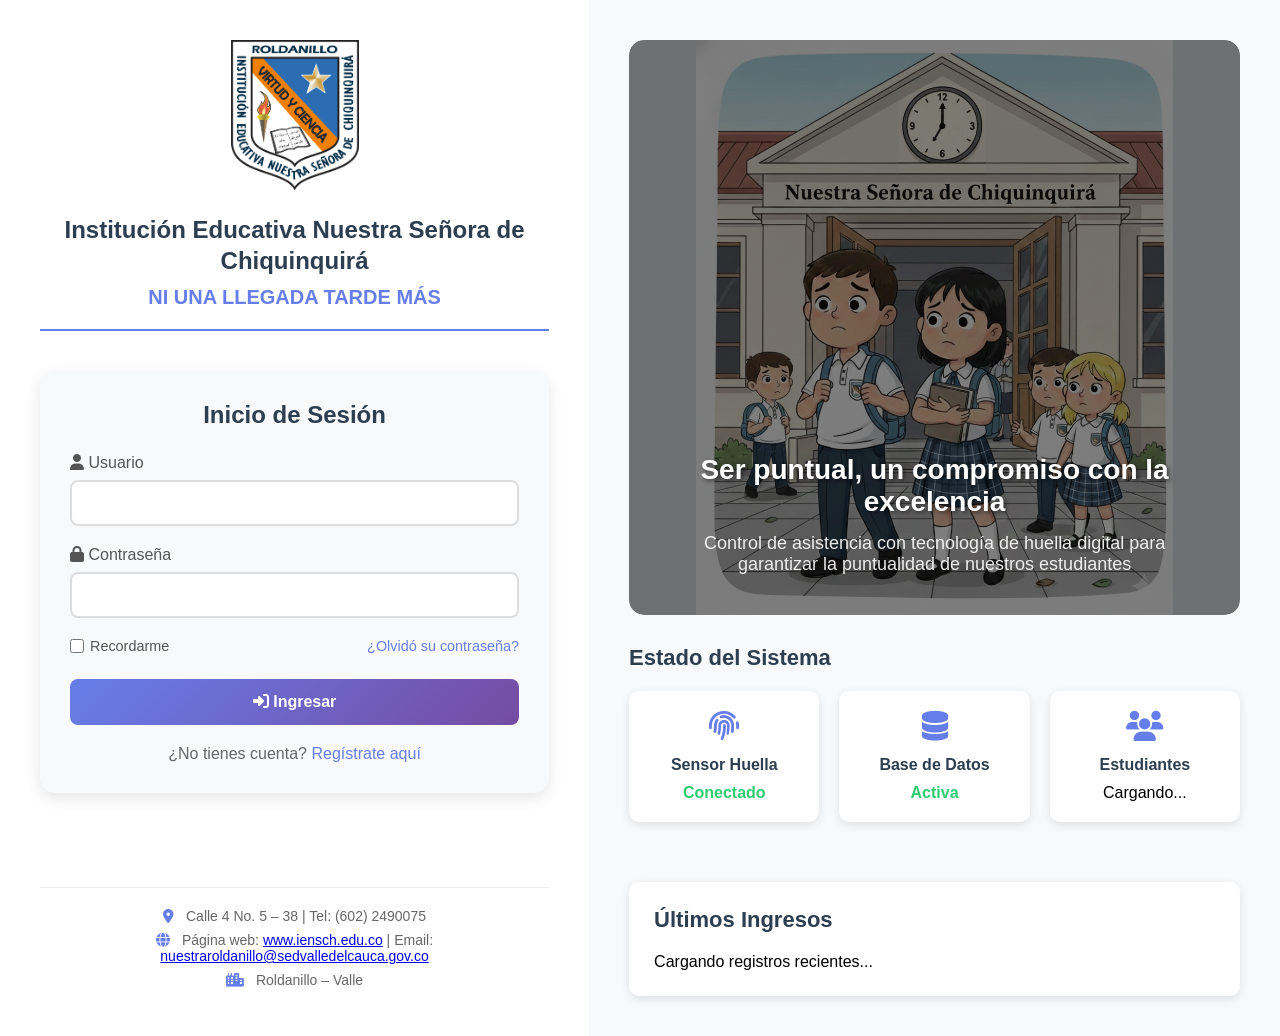
<file: frontend/index.html>
<!DOCTYPE html>
<html lang="es">
<head>
    <meta charset="UTF-8">
    <meta name="viewport" content="width=device-width, initial-scale=1.0">
    <title>Control de Asistencia - Institución Educativa Nuestra Señora de Chiquinquirá</title>
    <link rel="stylesheet" href="css/style.css?v=20260415">
    <link rel="stylesheet" href="https://cdnjs.cloudflare.com/ajax/libs/font-awesome/6.4.0/css/all.min.css">
    <style>
        .error-message {
            background: #fee;
            color: #c33;
            padding: 10px 15px;
            border-radius: 8px;
            margin-bottom: 10px;
            display: none;
            font-size: 0.9rem;
        }

        .success-message {
            background: #dfd;
            color: #373;
            padding: 10px 15px;
            border-radius: 8px;
            margin-bottom: 10px;
            display: none;
            font-size: 0.9rem;
        }

        .remember-forgot {
            display: flex;
            justify-content: space-between;
            align-items: center;
            margin-bottom: 15px;
            font-size: 0.9rem;
        }

        .remember-me {
            display: flex;
            align-items: center;
            gap: 6px;
        }

        .remember-me input {
            width: 14px;
            height: 14px;
        }

        .remember-me label {
            color: #555;
            margin: 0;
        }

        .forgot-password {
            color: #667eea;
            text-decoration: none;
        }

        .forgot-password:hover {
            text-decoration: underline;
        }

        .modal-overlay {
            display: none;
            position: fixed;
            top: 0;
            left: 0;
            width: 100%;
            height: 100%;
            background: rgba(0,0,0,0.5);
            z-index: 1000;
            align-items: center;
            justify-content: center;
            padding: 20px;
        }
        .modal-overlay.show {
            display: flex;
        }
        .modal-recuperar {
            background: white;
            border-radius: 16px;
            box-shadow: 0 20px 60px rgba(0,0,0,0.3);
            width: 100%;
            max-width: 420px;
            max-height: 90vh;
            overflow-y: auto;
        }
        .modal-recuperar .modal-header {
            padding: 24px 24px 16px;
            border-bottom: 1px solid #eee;
            display: flex;
            justify-content: space-between;
            align-items: center;
        }
        .modal-recuperar .modal-header h3 {
            margin: 0;
            color: #2c3e50;
            font-size: 20px;
        }
        .modal-recuperar .modal-close {
            background: none;
            border: none;
            font-size: 24px;
            cursor: pointer;
            color: #666;
            line-height: 1;
        }
        .modal-recuperar .modal-body {
            padding: 24px;
        }
        .modal-recuperar .step {
            display: none;
        }
        .modal-recuperar .step.active {
            display: block;
        }
        .modal-recuperar .codigo-mostrado {
            background: #f0f5ff;
            border: 2px dashed #667eea;
            border-radius: 10px;
            padding: 16px;
            text-align: center;
            margin: 16px 0;
            font-size: 24px;
            font-weight: 700;
            letter-spacing: 4px;
            color: #667eea;
        }
        .modal-recuperar .btn-modal {
            width: 100%;
            padding: 14px;
            border: none;
            border-radius: 10px;
            font-size: 16px;
            font-weight: 600;
            cursor: pointer;
            margin-top: 10px;
            display: flex;
            align-items: center;
            justify-content: center;
            gap: 8px;
        }
        .modal-recuperar .btn-primary-modal {
            background: linear-gradient(135deg, #667eea 0%, #764ba2 100%);
            color: white;
        }
        .modal-recuperar .btn-secondary-modal {
            background: #f0f0f0;
            color: #555;
        }
    </style>
</head>
<body>
    <div class="container">
        <div class="left-panel">
            <div class="logo-container">
                <img src="images/escudo.png" alt="Escudo del Colegio" class="logo">
            </div>
            <div class="institution-info">
                <h1>Institución Educativa Nuestra Señora de Chiquinquirá</h1>
                <h2>NI UNA LLEGADA TARDE MÁS</h2>
            </div>
            
            <div class="login-form">
                <h3>Inicio de Sesión</h3>
                <div class="error-message" id="errorMessage"></div>
                <div class="success-message" id="successMessage"></div>
                <form id="loginForm">
                    <div class="form-group">
                        <label for="username"><i class="fas fa-user"></i> Usuario</label>
                        <input type="text" id="username" name="username" required>
                    </div>
                    <div class="form-group">
                        <label for="password"><i class="fas fa-lock"></i> Contraseña</label>
                        <input type="password" id="password" name="password" required>
                    </div>
                    <div class="remember-forgot">
                        <div class="remember-me">
                            <input type="checkbox" id="rememberMe">
                            <label for="rememberMe">Recordarme</label>
                        </div>
                        <a href="#" class="forgot-password" onclick="abrirModalRecuperacion(); return false;">¿Olvidó su contraseña?</a>
                    </div>
                    <button type="submit" class="btn-login">
                        <i class="fas fa-sign-in-alt"></i> Ingresar
                    </button>
                </form>
                <p class="register-link">
                    ¿No tienes cuenta? <a href="login.html#registro">Regístrate aquí</a>
                </p>
            </div>
            
            <div class="footer">
                <p><i class="fas fa-map-marker-alt"></i> Calle 4 No. 5 – 38 | Tel: (602) 2490075</p>
                <p><i class="fas fa-globe"></i> Página web: <a href="http://www.iensch.edu.co" target="_blank" rel="noopener noreferrer">www.iensch.edu.co</a> | Email: <a href="mailto:nuestraroldanillo@sedvalledelcauca.gov.co">nuestraroldanillo@sedvalledelcauca.gov.co</a></p>
                <p><i class="fas fa-city"></i> Roldanillo – Valle</p>
            </div>
        </div>
        
        <div class="right-panel">
            <div class="hero-image">
                <div class="hero-image__stack">
                    <!-- Misma ruta que http://localhost:8080/images/colegio1.png — cambie el nombre aquí si renombra el archivo -->
                    <img class="hero-image__photo" src="images/colegio1.png" alt="">
                    <div class="hero-image__shade" aria-hidden="true"></div>
                    <div class="image-overlay" style="display: flex; flex-direction: column; justify-content: flex-end;">
                        <h3>Ser puntual, un compromiso con la excelencia</h3>
                        <p>Control de asistencia con tecnología de huella digital para garantizar la puntualidad de nuestros estudiantes</p>
                    </div>
                </div>
            </div>
            
            <div class="system-status">
                <h3>Estado del Sistema</h3>
                <div class="status-cards">
                    <div class="status-card">
                        <i class="fas fa-fingerprint"></i>
                        <h4>Sensor Huella</h4>
                        <p class="status-online">Conectado</p>
                    </div>
                    <div class="status-card">
                        <i class="fas fa-database"></i>
                        <h4>Base de Datos</h4>
                        <p class="status-online">Activa</p>
                    </div>
                    <div class="status-card">
                        <i class="fas fa-users"></i>
                        <h4>Estudiantes</h4>
                        <p id="studentCount">Cargando...</p>
                    </div>
                </div>
            </div>
            
            <div class="recent-entries">
                <h3>Últimos Ingresos</h3>
                <div id="recentEntries">
                    <p>Cargando registros recientes...</p>
                </div>
            </div>
        </div>
    </div>
    
    <!-- Modal Recuperar contraseña -->
    <div class="modal-overlay" id="modalRecuperarOverlay" onclick="if(event.target===this) cerrarModalRecuperacion()">
        <div class="modal-recuperar" onclick="event.stopPropagation()">
            <div class="modal-header">
                <h3>Recuperar contraseña</h3>
                <button type="button" class="modal-close" onclick="cerrarModalRecuperacion()" aria-label="Cerrar">&times;</button>
            </div>
            <div class="modal-body">
                <div class="step active" id="step1Recuperar">
                    <p style="color:#555; margin-bottom:16px;">Ingrese su nombre de usuario. Se generará un código de un solo uso para crear una nueva contraseña.</p>
                    <div class="form-group">
                        <label for="recuperarUsername">Usuario</label>
                        <div class="input-with-icon">
                            <i class="fas fa-user"></i>
                            <input type="text" id="recuperarUsername" placeholder="Usuario">
                        </div>
                    </div>
                    <div class="error-message" id="recuperarError1" style="margin-bottom:12px;"></div>
                    <button type="button" class="btn-modal btn-primary-modal" id="btnSolicitarCodigo" onclick="solicitarCodigoRecuperacion()">
                        <i class="fas fa-key"></i> Generar código
                    </button>
                </div>
                <div class="step" id="step2Recuperar">
                    <p style="color:#555; margin-bottom:8px;">Revise el código enviado a su correo registrado y elija su nueva contraseña (mínimo 8 caracteres con mayúsculas, minúsculas, números y símbolos).</p>
                    <div class="form-group">
                        <label for="recuperarCodigo">Código</label>
                        <div class="input-with-icon">
                            <i class="fas fa-barcode"></i>
                            <input type="text" id="recuperarCodigo" placeholder="Código de 6 dígitos" maxlength="6" pattern="[0-9]*" inputmode="numeric">
                        </div>
                    </div>
                    <div class="form-group">
                        <label for="recuperarNuevaClave">Nueva contraseña</label>
                        <div class="input-with-icon">
                            <i class="fas fa-lock"></i>
                            <input type="password" id="recuperarNuevaClave" placeholder="Mínimo 6 caracteres">
                        </div>
                    </div>
                    <div class="form-group">
                        <label for="recuperarConfirmarClave">Confirmar contraseña</label>
                        <div class="input-with-icon">
                            <i class="fas fa-lock"></i>
                            <input type="password" id="recuperarConfirmarClave" placeholder="Repita la contraseña">
                        </div>
                    </div>
                    <div class="error-message" id="recuperarError2" style="margin-bottom:12px;"></div>
                    <button type="button" class="btn-modal btn-primary-modal" id="btnRestablecer" onclick="restablecerClaveRecuperacion()">
                        <i class="fas fa-check"></i> Crear nueva contraseña
                    </button>
                    <button type="button" class="btn-modal btn-secondary-modal" style="margin-top:8px;" onclick="volverStep1Recuperacion()">
                        <i class="fas fa-arrow-left"></i> Volver
                    </button>
                </div>
            </div>
        </div>
    </div>
    
    <script src="js/main.js"></script>
    <script>
        // Misma URL del API que main.js (por si el orden de carga impide ver API_URL)
        var API_URL = (typeof window !== 'undefined' && window.API_URL) ? window.API_URL : 'http://localhost:8000';

        // Cargar credenciales guardadas si existen (login principal)
        document.addEventListener('DOMContentLoaded', function() {
            const savedUsername = localStorage.getItem('savedUsername');
            const rememberMe = localStorage.getItem('rememberMe') === 'true';
            
            if (rememberMe && savedUsername) {
                const usernameInput = document.getElementById('username');
                const rememberMeInput = document.getElementById('rememberMe');
                if (usernameInput && rememberMeInput) {
                    usernameInput.value = savedUsername;
                    rememberMeInput.checked = true;
                }
            }
        });

        function abrirModalRecuperacion() {
            document.getElementById('modalRecuperarOverlay').classList.add('show');
            const mainUsername = document.getElementById('username');
            const recuperarUsername = document.getElementById('recuperarUsername');
            if (mainUsername && recuperarUsername) {
                recuperarUsername.value = mainUsername.value || '';
            }
            document.getElementById('recuperarError1').style.display = 'none';
            document.getElementById('recuperarError2').style.display = 'none';
            document.getElementById('step1Recuperar').classList.add('active');
            document.getElementById('step2Recuperar').classList.remove('active');
        }

        function cerrarModalRecuperacion() {
            document.getElementById('modalRecuperarOverlay').classList.remove('show');
        }

        function volverStep1Recuperacion() {
            document.getElementById('step1Recuperar').classList.add('active');
            document.getElementById('step2Recuperar').classList.remove('active');
            document.getElementById('recuperarError2').style.display = 'none';
        }

        async function solicitarCodigoRecuperacion() {
            const username = document.getElementById('recuperarUsername').value.trim();
            const errEl = document.getElementById('recuperarError1');
            const btn = document.getElementById('btnSolicitarCodigo');
            errEl.style.display = 'none';
            if (!username) {
                errEl.textContent = 'Ingrese su usuario';
                errEl.style.display = 'block';
                return;
            }
            const originalHtml = btn.innerHTML;
            btn.innerHTML = '<i class="fas fa-spinner fa-spin"></i> Generando...';
            btn.disabled = true;
            try {
                const response = await fetch(`${API_URL}/api/olvide-clave/solicitar`, {
                    method: 'POST',
                    mode: 'cors',
                    credentials: 'omit',
                    headers: { 'Content-Type': 'application/json' },
                    body: JSON.stringify({ username })
                });
                const data = await response.json().catch(() => ({}));
                if (response.ok && data.success) {
                    document.getElementById('recuperarCodigo').value = '';
                    document.getElementById('recuperarNuevaClave').value = '';
                    document.getElementById('recuperarConfirmarClave').value = '';
                    document.getElementById('step1Recuperar').classList.remove('active');
                    document.getElementById('step2Recuperar').classList.add('active');
                } else {
                    errEl.textContent = data.detail || 'Error al generar el código';
                    errEl.style.display = 'block';
                }
            } catch (e) {
                const detalle = (e && e.message) ? e.message : '';
                errEl.textContent =
                    'No se pudo conectar con el servidor en ' + API_URL + '. ' +
                    (detalle ? '(' + detalle + ') ' : '') +
                    'Compruebe que uvicorn esté en ejecución y que abra la página por http:// (no file://).';
                errEl.style.display = 'block';
            } finally {
                btn.innerHTML = originalHtml;
                btn.disabled = false;
            }
        }

        async function restablecerClaveRecuperacion() {
            const username = document.getElementById('recuperarUsername').value.trim();
            const codigo = document.getElementById('recuperarCodigo').value.trim();
            const nuevaClave = document.getElementById('recuperarNuevaClave').value;
            const confirmarClave = document.getElementById('recuperarConfirmarClave').value;
            const errEl = document.getElementById('recuperarError2');
            const btn = document.getElementById('btnRestablecer');
            errEl.style.display = 'none';
            if (!codigo || codigo.length !== 6) {
                errEl.textContent = 'Ingrese el código de 6 dígitos';
                errEl.style.display = 'block';
                return;
            }
            if (nuevaClave.length < 8) {
                errEl.textContent = 'La contraseña debe tener al menos 8 caracteres';
                errEl.style.display = 'block';
                return;
            }
            const tm = /[A-Z]/.test(nuevaClave), tmin = /[a-z]/.test(nuevaClave), tn = /[0-9]/.test(nuevaClave), ts = /[^A-Za-z0-9]/.test(nuevaClave);
            if (!tm || !tmin || !tn || !ts) {
                errEl.textContent = 'La contraseña debe incluir mayúsculas, minúsculas, números y símbolos';
                errEl.style.display = 'block';
                return;
            }
            if (nuevaClave !== confirmarClave) {
                errEl.textContent = 'Las contraseñas no coinciden';
                errEl.style.display = 'block';
                return;
            }
            const originalHtml = btn.innerHTML;
            btn.innerHTML = '<i class="fas fa-spinner fa-spin"></i> Actualizando...';
            btn.disabled = true;
            try {
                const response = await fetch(`${API_URL}/api/olvide-clave/restablecer`, {
                    method: 'POST',
                    mode: 'cors',
                    credentials: 'omit',
                    headers: { 'Content-Type': 'application/json' },
                    body: JSON.stringify({ username, codigo, nueva_clave: nuevaClave })
                });
                const data = await response.json().catch(() => ({}));
                if (response.ok && data.success) {
                    cerrarModalRecuperacion();
                    document.getElementById('successMessage').textContent = data.mensaje || 'Contraseña actualizada. Inicie sesión con su nueva contraseña.';
                    document.getElementById('successMessage').style.display = 'block';
                    document.getElementById('errorMessage').style.display = 'none';
                    document.getElementById('password').value = '';
                } else {
                    errEl.textContent = data.detail || 'Error al restablecer la contraseña';
                    errEl.style.display = 'block';
                }
            } catch (e) {
                const detalle = (e && e.message) ? e.message : '';
                errEl.textContent =
                    'No se pudo conectar con el servidor en ' + API_URL + '. ' +
                    (detalle ? '(' + detalle + ') ' : '') +
                    'Compruebe que uvicorn esté en ejecución.';
                errEl.style.display = 'block';
            } finally {
                btn.innerHTML = originalHtml;
                btn.disabled = false;
            }
        }
    </script>
</body>
</html>
</file>
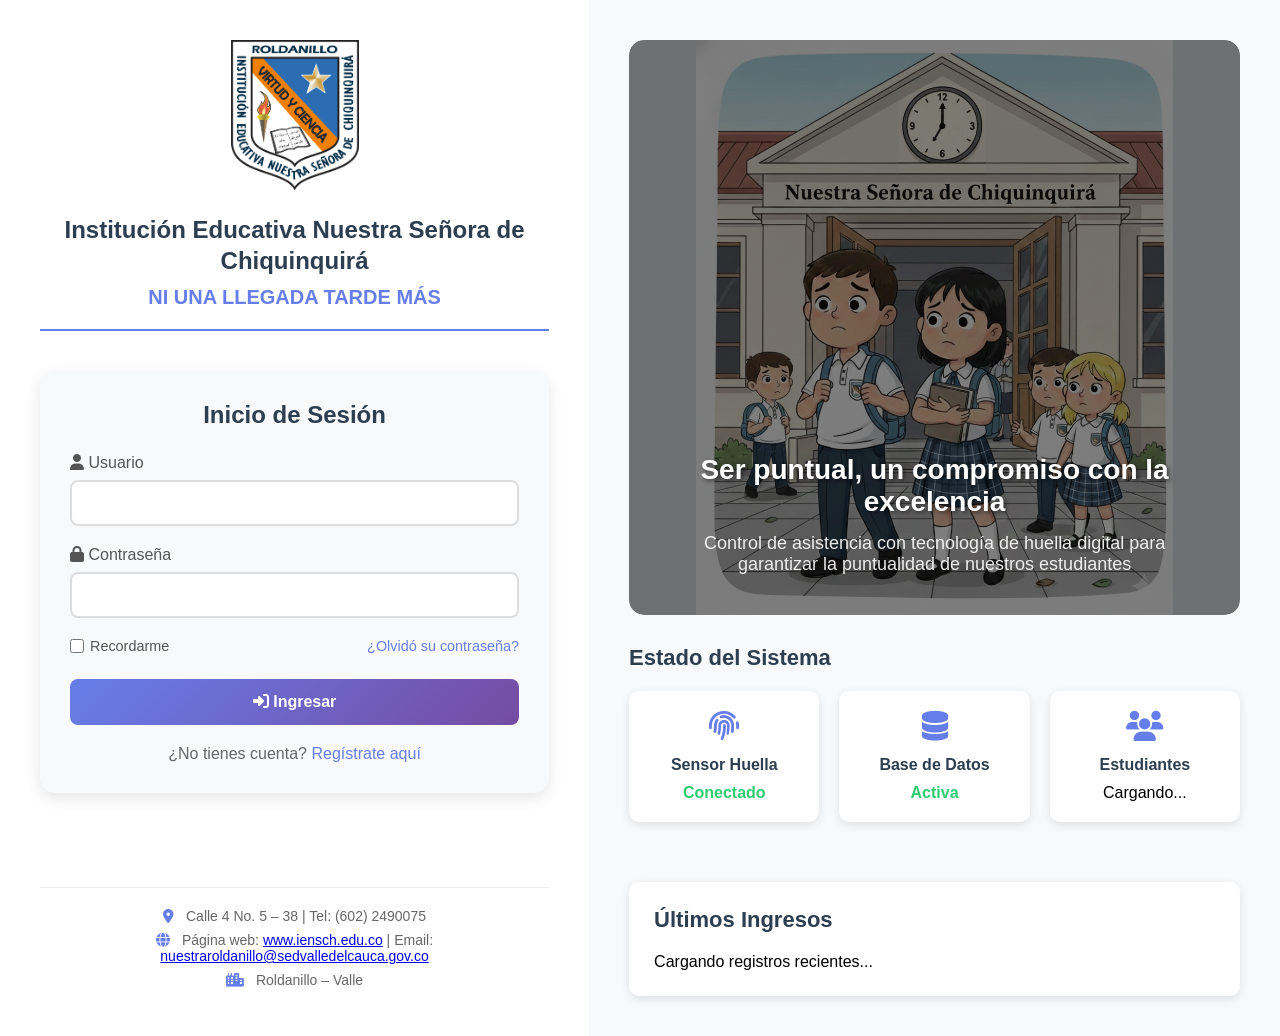
<file: frontend/configuracion.html>
<!DOCTYPE html>
<html lang="es">
<head>
    <meta charset="UTF-8">
    <meta name="viewport" content="width=device-width, initial-scale=1.0">
    <title>Configuración - Control de Asistencia</title>
    <link rel="stylesheet" href="css/style.css">
    <link rel="stylesheet" href="https://cdnjs.cloudflare.com/ajax/libs/font-awesome/6.4.0/css/all.min.css">
    <style>
        .config-card { background:#fff; border-radius:14px; padding:24px; box-shadow:0 3px 10px rgba(0,0,0,.08); margin-bottom:20px; }
        .config-card h2 { color:#2c3e50; margin-bottom:14px; }
        .config-grid { display:grid; grid-template-columns:repeat(auto-fit, minmax(240px,1fr)); gap:14px; }
        .config-field label { display:block; font-weight:600; color:#2c3e50; margin-bottom:6px; }
        .config-field input, .config-field select { width:100%; padding:10px; border-radius:8px; border:1px solid #ccc; }
        .helper { color:#666; font-size:13px; margin-top:8px; }
        .btn-save { background:linear-gradient(135deg,#667eea 0%,#764ba2 100%); color:#fff; border:none; border-radius:8px; padding:10px 14px; cursor:pointer; }
    </style>
</head>
<body>
    <div class="dashboard-container">
        <div class="sidebar">
            <div class="sidebar-header">
                <img src="images/escudo.png" alt="Escudo" class="sidebar-logo">
                <h2>Institución Educativa Nuestra Señora de Chiquinquirá</h2>
                <p>Control de Asistencia</p>
                <p>Llegadas tarde</p>
            </div>
            <nav class="sidebar-menu">
                <a href="dashboard.html"><i class="fas fa-tachometer-alt"></i> Dashboard</a>
                <a href="estudiante.html"><i class="fas fa-users"></i> Estudiantes</a>
                <a href="historial.html"><i class="fas fa-history"></i> Historial</a>
                <a href="reportes.html"><i class="fas fa-chart-bar"></i> Reportes</a>
                <a href="configuracion.html" class="active"><i class="fas fa-cog"></i> Configuración</a>
            </nav>
            <div class="sidebar-footer">
                <button class="btn-logout" onclick="cerrarSesion()">
                    <i class="fas fa-sign-out-alt"></i> Cerrar Sesión
                </button>
            </div>
        </div>
        <div class="main-content">
            <header class="main-header">
                <div class="header-left">
                    <h1>Configuración general</h1>
                    <p>Parámetros de visualización del sistema</p>
                </div>
            </header>

            <div class="config-card">
                <h2>Ajustes del sistema</h2>
                <div class="config-grid">
                    <div class="config-field">
                        <label for="nombreProyecto">Nombre del proyecto</label>
                        <input id="nombreProyecto" type="text" value="NI UNA LLEGADA TARDE MÁS">
                    </div>
                    <div class="config-field">
                        <label for="apiVersion">Versión de la API</label>
                        <input id="apiVersion" type="text" value="v1">
                    </div>
                    <div class="config-field">
                        <label for="entorno">Entorno</label>
                        <select id="entorno">
                            <option value="desarrollo">Desarrollo</option>
                            <option value="pruebas">Pruebas</option>
                            <option value="produccion">Producción</option>
                        </select>
                    </div>
                    <div class="config-field">
                        <label for="idioma">Idioma por defecto</label>
                        <select id="idioma">
                            <option value="es">Español</option>
                            <option value="en">English</option>
                            <option value="pt">Português</option>
                        </select>
                    </div>
                    <div class="config-field">
                        <label for="zonaHoraria">Zona horaria</label>
                        <select id="zonaHoraria">
                            <option value="America/Bogota">America/Bogota</option>
                            <option value="America/Lima">America/Lima</option>
                            <option value="America/Mexico_City">America/Mexico_City</option>
                            <option value="UTC">UTC</option>
                        </select>
                    </div>
                </div>
                <p class="helper">Estos ajustes se guardan en el navegador para operación del panel (no cambian automáticamente variables del backend).</p>
                <button class="btn-save" id="btnGuardarConfig">
                    <i class="fas fa-save"></i> Guardar configuración
                </button>
            </div>
        </div>
    </div>
    <script src="js/configuracion.js?v=20260426c"></script>
</body>
</html>
</file>
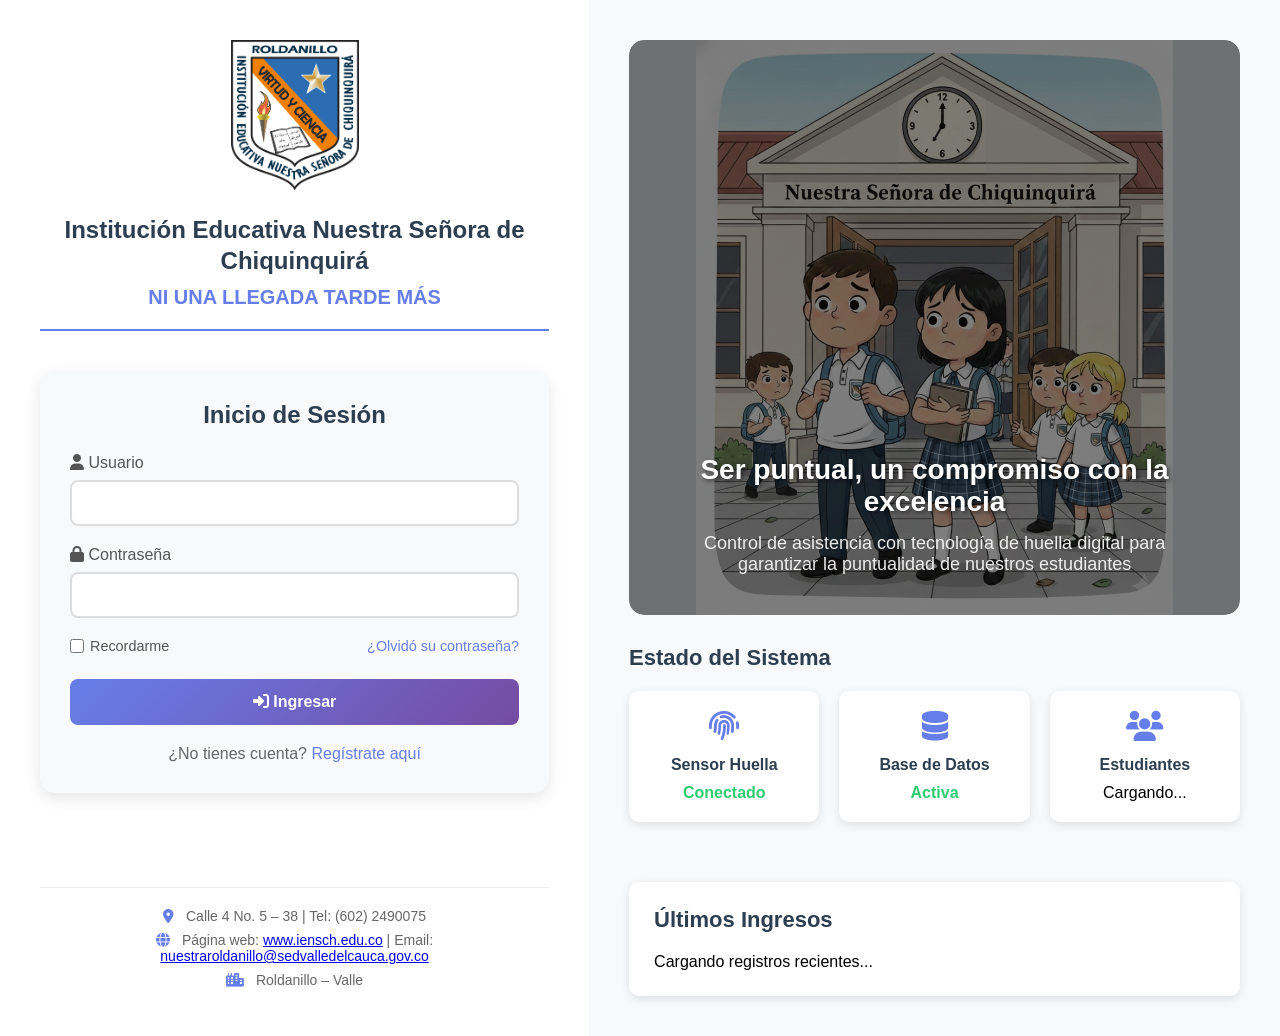
<file: frontend/estudiante.html>
<!DOCTYPE html>
<html lang="es">
<head>
    <meta charset="UTF-8">
    <meta name="viewport" content="width=device-width, initial-scale=1.0">
    <title>Gestión de Estudiantes - Control de Asistencia</title>
    <link rel="stylesheet" href="css/style.css">
    <link rel="stylesheet" href="https://cdnjs.cloudflare.com/ajax/libs/font-awesome/6.4.0/css/all.min.css">
    <style>
        .estudiantes-container {
            display: flex;
            min-height: 100vh;
            background: #f5f7fb;
        }

        .sidebar {
            width: 250px;
            background: linear-gradient(180deg, #667eea 0%, #764ba2 100%);
            color: white;
            display: flex;
            flex-direction: column;
        }

        .sidebar-header {
            padding: 30px 20px;
            text-align: center;
            border-bottom: 1px solid rgba(255, 255, 255, 0.1);
        }

        .sidebar-logo {
            width: 80px;
            height: 80px;
            margin-bottom: 15px;
            background: white;
            border-radius: 50%;
            padding: 10px;
        }

        .sidebar-header h2 {
            font-size: 18px;
            margin-bottom: 5px;
        }

        .sidebar-header p {
            font-size: 12px;
            opacity: 0.8;
        }

        .sidebar-menu {
            flex: 1;
            padding: 20px 0;
        }

        .sidebar-menu a {
            display: block;
            padding: 15px 25px;
            color: white;
            text-decoration: none;
            transition: all 0.3s;
            border-left: 4px solid transparent;
        }

        .sidebar-menu a:hover {
            background: rgba(255, 255, 255, 0.1);
            border-left-color: white;
        }

        .sidebar-menu a.active {
            background: rgba(255, 255, 255, 0.1);
            border-left-color: white;
        }

        .sidebar-menu i {
            margin-right: 10px;
            width: 20px;
            text-align: center;
        }

        .sidebar-footer {
            padding: 20px;
            border-top: 1px solid rgba(255, 255, 255, 0.1);
        }

        .btn-logout {
            width: 100%;
            padding: 12px;
            background: rgba(255, 255, 255, 0.2);
            color: white;
            border: 1px solid rgba(255, 255, 255, 0.3);
            border-radius: 8px;
            cursor: pointer;
            transition: all 0.3s;
            display: flex;
            align-items: center;
            justify-content: center;
            gap: 8px;
        }

        .btn-logout:hover {
            background: rgba(255, 255, 255, 0.3);
        }

        .main-content {
            flex: 1;
            padding: 20px;
            overflow-y: auto;
        }

        .header-bar {
            background: white;
            padding: 20px 30px;
            border-radius: 15px;
            margin-bottom: 30px;
            display: flex;
            justify-content: space-between;
            align-items: center;
            box-shadow: 0 3px 10px rgba(0, 0, 0, 0.1);
        }

        .header-title h1 {
            color: #2c3e50;
            margin-bottom: 5px;
            font-size: 28px;
        }

        .header-title p {
            color: #667eea;
            font-weight: 500;
        }

        .header-actions {
            display: flex;
            gap: 15px;
        }

        .btn-primary, .btn-secondary {
            padding: 12px 25px;
            border: none;
            border-radius: 8px;
            font-size: 16px;
            font-weight: 500;
            cursor: pointer;
            display: flex;
            align-items: center;
            gap: 8px;
            transition: all 0.3s;
        }

        .btn-primary {
            background: linear-gradient(135deg, #667eea 0%, #764ba2 100%);
            color: white;
        }

        .btn-secondary {
            background: #f8f9fa;
            color: #666;
            border: 2px solid #ddd;
        }

        .btn-primary:hover, .btn-secondary:hover {
            transform: translateY(-2px);
            box-shadow: 0 5px 15px rgba(0, 0, 0, 0.1);
        }

        .search-filter {
            background: white;
            padding: 25px 30px;
            border-radius: 15px;
            margin-bottom: 30px;
            box-shadow: 0 3px 10px rgba(0, 0, 0, 0.1);
        }

        .search-filter h2 {
            color: #2c3e50;
            margin-bottom: 20px;
            font-size: 22px;
        }

        .filter-controls {
            display: flex;
            gap: 20px;
            align-items: flex-end;
            flex-wrap: wrap;
        }

        .filter-group {
            flex: 1;
            min-width: 200px;
        }

        .filter-group label {
            display: block;
            color: #555;
            margin-bottom: 8px;
            font-weight: 500;
        }

        .search-input {
            width: 100%;
            padding: 12px 15px;
            border: 2px solid #ddd;
            border-radius: 8px;
            font-size: 16px;
        }

        .select-input {
            width: 100%;
            padding: 12px 15px;
            border: 2px solid #ddd;
            border-radius: 8px;
            font-size: 16px;
            background: white;
        }

        .estudiantes-table-container {
            background: white;
            padding: 25px 30px;
            border-radius: 15px;
            margin-bottom: 30px;
            box-shadow: 0 3px 10px rgba(0, 0, 0, 0.1);
        }

        .table-header {
            display: flex;
            justify-content: space-between;
            align-items: center;
            margin-bottom: 20px;
        }

        .table-header h2 {
            color: #2c3e50;
            font-size: 22px;
        }

        .table-actions {
            display: flex;
            gap: 10px;
        }

        .btn-small {
            padding: 8px 15px;
            border-radius: 6px;
            font-size: 14px;
            cursor: pointer;
            display: flex;
            align-items: center;
            gap: 5px;
        }

        .btn-export {
            background: #28a745;
            color: white;
            border: none;
        }

        .btn-refresh {
            background: #17a2b8;
            color: white;
            border: none;
        }

        .table-container {
            overflow-x: auto;
        }

        table {
            width: 100%;
            border-collapse: collapse;
        }

        thead {
            background: #f8f9fa;
        }

        th {
            padding: 15px;
            text-align: left;
            color: #2c3e50;
            font-weight: 600;
            border-bottom: 2px solid #eee;
        }

        td {
            padding: 15px;
            border-bottom: 1px solid #eee;
            color: #555;
        }

        .status-active {
            background: #d4edda;
            color: #155724;
            padding: 5px 12px;
            border-radius: 20px;
            font-size: 12px;
            font-weight: 600;
        }

        .status-inactive {
            background: #f8d7da;
            color: #721c24;
            padding: 5px 12px;
            border-radius: 20px;
            font-size: 12px;
            font-weight: 600;
        }

        .action-buttons {
            display: flex;
            gap: 8px;
        }

        .btn-action {
            padding: 6px 12px;
            border: none;
            border-radius: 6px;
            cursor: pointer;
            font-size: 12px;
            display: flex;
            align-items: center;
            gap: 5px;
        }

        .btn-view {
            background: #17a2b8;
            color: white;
        }

        .btn-edit {
            background: #ffc107;
            color: #212529;
        }

        .btn-delete {
            background: #dc3545;
            color: white;
        }

        .btn-download {
            background: #28a745;
            color: white;
        }

        .no-data {
            text-align: center;
            color: #999;
            font-style: italic;
            padding: 40px !important;
        }

        /* Modal Styles */
        .modal {
            display: none;
            position: fixed;
            top: 0;
            left: 0;
            width: 100%;
            height: 100%;
            background: rgba(0, 0, 0, 0.5);
            z-index: 1000;
            align-items: center;
            justify-content: center;
        }

        .modal-content {
            background: white;
            border-radius: 15px;
            width: 90%;
            max-width: 500px;
            max-height: 90vh;
            overflow-y: auto;
            box-shadow: 0 20px 60px rgba(0, 0, 0, 0.3);
        }

        .modal-header {
            padding: 25px 30px;
            border-bottom: 1px solid #eee;
            display: flex;
            justify-content: space-between;
            align-items: center;
        }

        .modal-header h3 {
            color: #2c3e50;
            margin: 0;
            font-size: 22px;
        }

        .modal-close {
            background: none;
            border: none;
            font-size: 24px;
            cursor: pointer;
            color: #666;
        }

        .modal-body {
            padding: 30px;
        }

        .modal-footer {
            padding: 20px 30px;
            border-top: 1px solid #eee;
            display: flex;
            justify-content: flex-end;
            gap: 15px;
        }

        .form-row {
            display: flex;
            gap: 20px;
            margin-bottom: 20px;
        }

        .form-group {
            flex: 1;
        }

        .form-group label {
            display: block;
            margin-bottom: 8px;
            color: #555;
            font-weight: 500;
        }

        .form-control {
            width: 100%;
            padding: 12px 15px;
            border: 2px solid #ddd;
            border-radius: 8px;
            font-size: 16px;
        }

        .form-control:focus {
            outline: none;
            border-color: #667eea;
        }

        .historial-container {
            margin-top: 30px;
        }

        .historial-item {
            background: #f8f9fa;
            padding: 15px;
            border-radius: 8px;
            margin-bottom: 10px;
            border-left: 4px solid #667eea;
        }

        .historial-date {
            font-weight: 600;
            color: #2c3e50;
            margin-bottom: 5px;
        }

        .historial-info {
            display: flex;
            justify-content: space-between;
            color: #666;
            font-size: 14px;
        }

        .historial-tipo {
            padding: 3px 10px;
            border-radius: 12px;
            font-size: 12px;
            font-weight: 600;
        }

        .tipo-puntual {
            background: #d4edda;
            color: #155724;
        }

        .tipo-tarde {
            background: #f8d7da;
            color: #721c24;
        }

        .pagination {
            display: flex;
            justify-content: center;
            gap: 10px;
            margin-top: 30px;
        }

        .page-btn {
            padding: 8px 15px;
            border: 1px solid #ddd;
            background: white;
            border-radius: 6px;
            cursor: pointer;
        }

        .page-btn.active {
            background: #667eea;
            color: white;
            border-color: #667eea;
        }

        .huella-section {
            margin-top: 20px;
            padding: 20px;
            background: #f0f5ff;
            border-radius: 10px;
            border: 2px dashed #667eea;
        }

        .huella-section h4 {
            color: #2c3e50;
            margin-bottom: 15px;
        }

        .btn-capturar {
            background: #28a745;
            color: white;
            padding: 10px 20px;
            border: none;
            border-radius: 8px;
            cursor: pointer;
            display: flex;
            align-items: center;
            gap: 10px;
            margin-bottom: 15px;
        }

        .huella-preview {
            text-align: center;
            padding: 20px;
            background: white;
            border-radius: 8px;
            border: 1px solid #ddd;
        }

        .huella-preview i {
            font-size: 48px;
            color: #667eea;
            margin-bottom: 10px;
        }

        @media (max-width: 768px) {
            .estudiantes-container {
                flex-direction: column;
            }
            
            .sidebar {
                width: 100%;
                height: auto;
            }
            
            .form-row {
                flex-direction: column;
                gap: 15px;
            }
            
            .action-buttons {
                flex-direction: column;
            }
        }
    </style>
</head>
<body>
    <div class="estudiantes-container">
        <div class="sidebar">
            <div class="sidebar-header">
                <img src="images/escudo.png" alt="Escudo" class="sidebar-logo">
                <h2>Institución Educativa Nuestra Señora de Chiquinquirá</h2>
                <p>Control de Asistencia</p>
                <p>Llegadas tarde</p>
            </div>
            
            <nav class="sidebar-menu">
                <a href="dashboard.html">
                    <i class="fas fa-tachometer-alt"></i> Dashboard
                </a>
                <a href="estudiante.html" class="active">
                    <i class="fas fa-users"></i> Estudiantes
                </a>
                <a href="historial.html">
                    <i class="fas fa-history"></i> Historial
                </a>
                <a href="reportes.html">
                    <i class="fas fa-chart-bar"></i> Reportes
                </a>
                <a href="configuracion.html">
                    <i class="fas fa-cog"></i> Configuración
                </a>
            </nav>
            
            <div class="sidebar-footer">
                <div class="admin-info">
                    <p style="font-size: 12px; margin-bottom: 10px;" id="adminInfo"></p>
                </div>
                <button class="btn-logout" onclick="cerrarSesion()">
                    <i class="fas fa-sign-out-alt"></i> Cerrar Sesión
                </button>
            </div>
        </div>
        
        <div class="main-content">
            <div class="header-bar">
                <div class="header-title">
                    <h1>Gestión de Estudiantes</h1>
                    <p id="adminName">Cargando...</p>
                </div>
                <div class="header-actions">
                    <button class="btn-secondary" onclick="window.location.href='dashboard.html'">
                        <i class="fas fa-arrow-left"></i> Volver
                    </button>
                    <button class="btn-primary" onclick="abrirModalNuevo()">
                        <i class="fas fa-user-plus"></i> Nuevo Estudiante
                    </button>
                </div>
            </div>
            
            <div class="search-filter">
                <h2>Buscar y Filtrar</h2>
                <div class="filter-controls">
                    <div class="filter-group">
                        <label for="searchNombre">Nombre del Estudiante</label>
                        <input type="text" id="searchNombre" class="search-input" placeholder="Buscar por nombre..." onkeyup="filtrarEstudiantes()">
                    </div>
                    <div class="filter-group">
                        <label for="filterGrado">Grado</label>
                        <select id="filterGrado" class="select-input" onchange="filtrarEstudiantes()">
                            <option value="">Todos los grados</option>
                            <option value="6-1">6-1</option>
                            <option value="6-2">6-2</option>
                            <option value="6-3">6-3</option>
                            <option value="6-4">6-4</option>
                            <option value="6-5">6-5</option>
                            <option value="7-1">7-1</option>
                            <option value="7-2">7-2</option>
                            <option value="7-3">7-3</option>
                            <option value="7-4">7-4</option>
                            <option value="7-5">7-5</option>
                             <option value="8-1">8-1</option>
                            <option value="8-2">8-2</option>
                            <option value="8-3">8-3</option>
                            <option value="8-4">8-4</option>
                            <option value="8-5">8-5</option>
                            <option value="9-1">9-1</option>
                            <option value="9-2">9-2</option>
                            <option value="9-3">9-3</option>
                            <option value="9-4">9-4</option>
                            <option value="10-1">10-1</option>
                            <option value="10-2">10-2</option>
                            <option value="10-3">10-3</option>
                            <option value="10-4">10-4</option>
                            <option value="11-1">11-1</option>
                            <option value="11-2">11-2</option>
                            <option value="11-3">11-3</option>
                            <option value="11-4">11-4</option>
                        </select>
                    </div>
                    <div class="filter-group">
                        <label for="filterEstado">Estado</label>
                        <select id="filterEstado" class="select-input" onchange="filtrarEstudiantes()">
                            <option value="">Todos</option>
                            <option value="activo">Activo</option>
                            <option value="inactivo">Inactivo</option>
                        </select>
                    </div>
                </div>
            </div>
            
            <div class="estudiantes-table-container">
                <div class="table-header">
                    <h2>Lista de Estudiantes</h2>
                    <div class="table-actions">
                        <button class="btn-small btn-refresh" onclick="cargarEstudiantes()">
                            <i class="fas fa-sync-alt"></i> Actualizar
                        </button>
                        <button class="btn-small btn-export" onclick="exportarExcel()">
                            <i class="fas fa-file-excel"></i> Exportar Excel
                        </button>
                    </div>
                </div>
                
                <div class="table-container">
                    <table id="tablaEstudiantes">
                        <thead>
                            <tr>
                                <th>ID</th>
                                <th>Nombre Completo</th>
                                <th>Grado</th>
                                <th>Código</th>
                                <th>Estado</th>
                                <th>Huella</th>
                                <th>Acciones</th>
                            </tr>
                        </thead>
                        <tbody id="tablaEstudiantesBody">
                            <tr>
                                <td colspan="7" class="no-data">Cargando estudiantes...</td>
                            </tr>
                        </tbody>
                    </table>
                </div>
                
                <div class="pagination" id="pagination">
                    <!-- La paginación se generará dinámicamente -->
                </div>
            </div>
        </div>
    </div>

    <!-- Modal para nuevo/editar estudiante -->
    <div class="modal" id="modalEstudiante">
        <div class="modal-content">
            <div class="modal-header">
                <h3 id="modalTitle">Nuevo Estudiante</h3>
                <button class="modal-close" onclick="cerrarModal()">&times;</button>
            </div>
            <div class="modal-body">
                <form id="formEstudiante">
                    <input type="hidden" id="estudianteId">
                    
                    <div class="form-row">
                        <div class="form-group">
                            <label for="nombreCompleto">Nombre Completo *</label>
                            <input type="text" id="nombreCompleto" class="form-control" required>
                        </div>
                        <div class="form-group">
                            <label for="grado">Grado *</label>
                            <select id="grado" class="form-control" required>
                                <option value="">Seleccionar grado</option>
                                <option value="6-1">6-1</option>
                                <option value="6-2">6-2</option>
                                <option value="6-3">6-3</option>
                                <option value="6-4">6-4</option>
                                <option value="6-5">6-5</option>
                                <option value="7-1">7-1</option>
                                <option value="7-2">7-2</option>
                                <option value="7-3">7-3</option>
                                <option value="7-4">7-4</option>
                                <option value="7-5">7-5</option>
                                <option value="8-1">8-1</option>
                                <option value="8-2">8-2</option>
                                <option value="8-3">8-3</option>
                                <option value="8-4">8-4</option>
                                <option value="8-5">8-5</option>
                                <option value="9-1">9-1</option>
                                <option value="9-2">9-2</option>
                                <option value="9-3">9-3</option>
                                <option value="9-4">9-4</option>
                                <option value="10-1">10-1</option>
                                <option value="10-2">10-2</option>
                                <option value="10-3">10-3</option>
                                <option value="10-4">10-4</option>
                                <option value="11-1">11-1</option>
                                <option value="11-2">11-2</option>
                                <option value="11-3">11-3</option>
                                <option value="11-4">11-4</option>
                            </select>
                        </div>
                    </div>
                    
                    <div class="form-row">
                        <div class="form-group">
                            <label for="codigoEstudiante">Código del Estudiante *</label>
                            <input type="text" id="codigoEstudiante" class="form-control" required>
                        </div>
                        <div class="form-group">
                            <label for="estado">Estado</label>
                            <select id="estado" class="form-control">
                                <option value="true">Activo</option>
                                <option value="false">Inactivo</option>
                            </select>
                        </div>
                    </div>
                    
                    <div class="huella-section" id="huellaSection">
                        <h4>Huella y sensor AS608</h4>
                        <p id="huellaFlujoGuia" style="font-size: 13px; color: #0c5460; background: #d1ecf1; border-radius: 6px; padding: 10px 12px; margin: 0 0 12px 0;">
                            <strong>Importante:</strong> aquí no se “escanea” el dedo. Complete los datos y pulse <strong>Guardar</strong>; luego use el Arduino con <code>enroll_as608.ino</code> y el <strong>mismo ID</strong> que muestra el sistema.
                        </p>
                        <button type="button" class="btn-capturar" onclick="instruccionesSensorHuella()">
                            <i class="fas fa-info-circle"></i> Ver pasos con el Arduino
                        </button>
                        <button type="button" class="btn-secondary" style="margin-left:8px;" id="btnReferenciaHuella" onclick="aplicarReferenciaInternaHuella()">
                            <i class="fas fa-link"></i> Referencia en base de datos
                        </button>
                        <div class="huella-preview" id="huellaPreview">
                            <i class="fas fa-fingerprint" style="color: #6c757d;"></i>
                            <p id="huellaPreviewTexto">Estado: pendiente de guardar</p>
                        </div>
                        <input type="hidden" id="huellaDactilar">
                        <p style="font-size: 12px; color: #666; margin-top: 10px;">
                            El navegador <strong>no</strong> puede leer el AS608. La plantilla biométrica solo se graba en el sensor con el sketch <code>enroll_as608.ino</code>.
                        </p>
                    </div>
                </form>
            </div>
            <div class="modal-footer">
                <button class="btn-secondary" onclick="cerrarModal()">Cancelar</button>
                <button class="btn-primary" onclick="guardarEstudiante()">Guardar</button>
            </div>
        </div>
    </div>

    <!-- Modal para ver historial -->
    <div class="modal" id="modalHistorial">
        <div class="modal-content">
            <div class="modal-header">
                <h3 id="historialTitle">Historial de Asistencia</h3>
                <button class="modal-close" onclick="cerrarModalHistorial()">&times;</button>
            </div>
            <div class="modal-body">
                <div id="historialInfo"></div>
                <div class="historial-container" id="historialContainer">
                    <!-- El historial se cargará aquí -->
                </div>
            </div>
            <div class="modal-footer">
                <button class="btn-secondary" onclick="cerrarModalHistorial()">Cerrar</button>
                <button class="btn-primary" onclick="generarPDFHistorial()">
                    <i class="fas fa-file-pdf"></i> Descargar PDF
                </button>
            </div>
        </div>
    </div>

    <script src="js/estudiante.js?v=20260426c"></script>
</body>
</html>
</file>
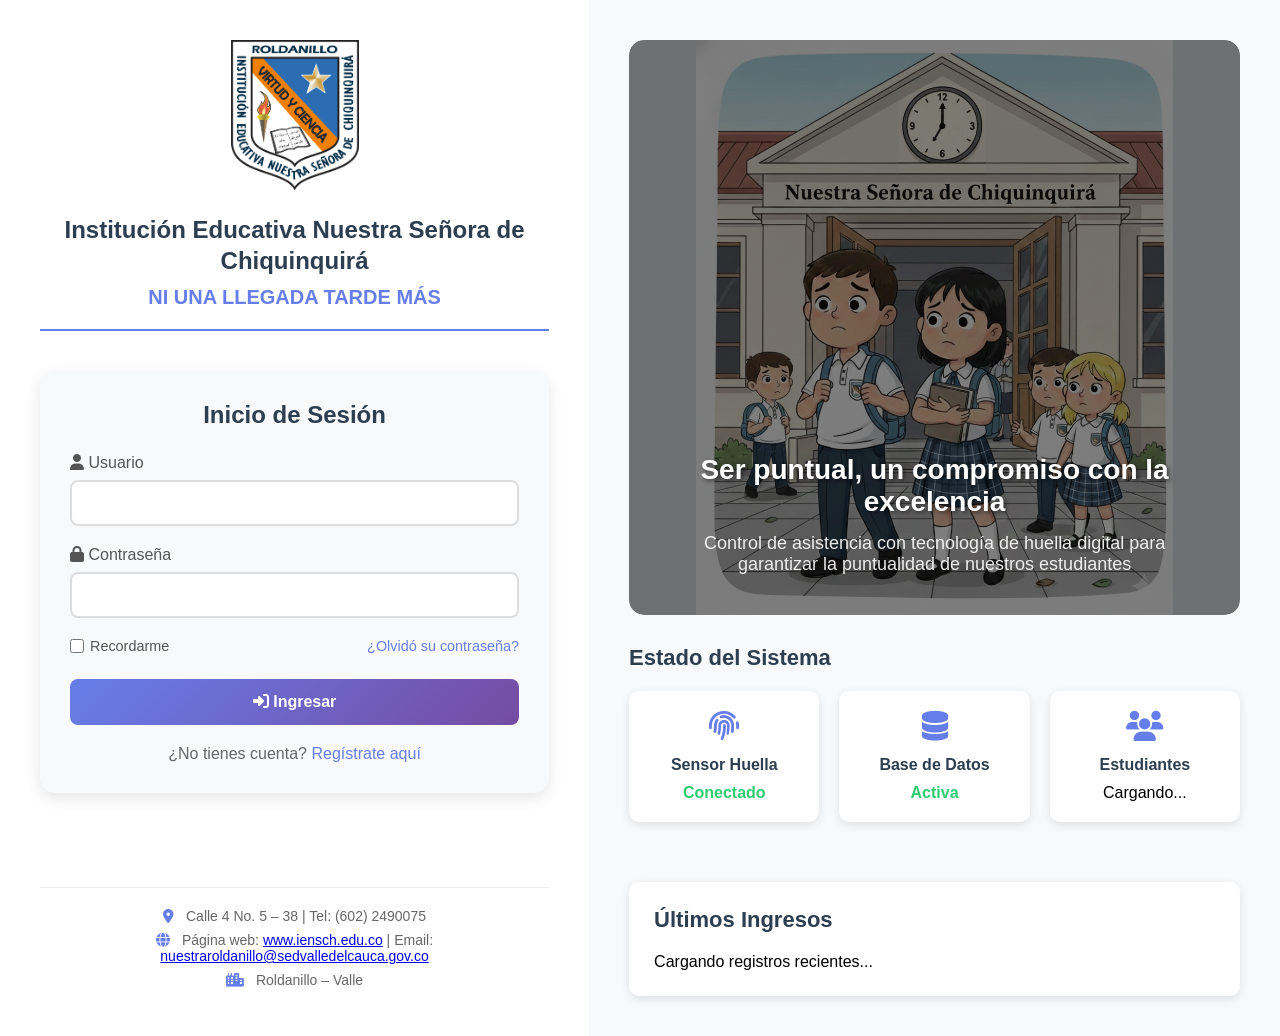
<file: frontend/historial.html>
<!DOCTYPE html>
<html lang="es">
<head>
    <meta charset="UTF-8">
    <meta name="viewport" content="width=device-width, initial-scale=1.0">
    <title>Historial - Control de Asistencia</title>
    <link rel="stylesheet" href="css/style.css">
    <link rel="stylesheet" href="https://cdnjs.cloudflare.com/ajax/libs/font-awesome/6.4.0/css/all.min.css">
</head>
<body>
    <div class="dashboard-container">
        <div class="sidebar">
            <div class="sidebar-header">
                <img src="images/escudo.png" alt="Escudo" class="sidebar-logo">
                <h2>Institución Educativa Nuestra Señora de Chiquinquirá</h2>
                <p>Control de Asistencia</p>
                <p>Llegadas tarde</p>
            </div>
            <nav class="sidebar-menu">
                <a href="dashboard.html"><i class="fas fa-tachometer-alt"></i> Dashboard</a>
                <a href="estudiante.html"><i class="fas fa-users"></i> Estudiantes</a>
                <a href="historial.html" class="active"><i class="fas fa-history"></i> Historial</a>
                <a href="reportes.html"><i class="fas fa-chart-bar"></i> Reportes</a>
                <a href="configuracion.html"><i class="fas fa-cog"></i> Configuración</a>
            </nav>
            <div class="sidebar-footer">
                <button class="btn-logout" onclick="cerrarSesion()">
                    <i class="fas fa-sign-out-alt"></i> Cerrar Sesión
                </button>
            </div>
        </div>

        <div class="main-content">
            <header class="main-header">
                <div class="header-left">
                    <h1>Historial de Asistencia</h1>
                    <p>Consulta por fecha y limpieza para pruebas</p>
                </div>
            </header>

            <div class="filter-section">
                <h2>Filtrar por Fecha</h2>
                <div class="filter-controls">
                    <div class="filter-group">
                        <label for="fechaInicio">Fecha Inicio:</label>
                        <input type="date" id="fechaInicio" class="date-picker">
                    </div>
                    <div class="filter-group">
                        <label for="fechaFin">Fecha Fin:</label>
                        <input type="date" id="fechaFin" class="date-picker">
                    </div>
                    <button class="btn-filter" id="btnFiltrar">
                        <i class="fas fa-filter"></i> Filtrar
                    </button>
                    <button class="btn-reset" id="btnReset">
                        <i class="fas fa-redo"></i> Resetear
                    </button>
                    <button class="btn-reset" id="btnBorrarHistorial" style="border-color:#dc3545;color:#dc3545;">
                        <i class="fas fa-trash"></i> Borrar todo historial (pruebas)
                    </button>
                </div>
            </div>

            <div class="registros-table">
                <h2>Registros</h2>
                <div class="table-container">
                    <table>
                        <thead>
                            <tr>
                                <th>Fecha</th>
                                <th>Hora</th>
                                <th>Estudiante</th>
                                <th>Grado</th>
                                <th>Día</th>
                                <th>Tipo</th>
                            </tr>
                        </thead>
                        <tbody id="tablaHistorialBody">
                            <tr><td colspan="6" class="no-data">Cargando...</td></tr>
                        </tbody>
                    </table>
                </div>
            </div>
        </div>
    </div>
    <script src="js/historial.js?v=20260426c"></script>
</body>
</html>
</file>
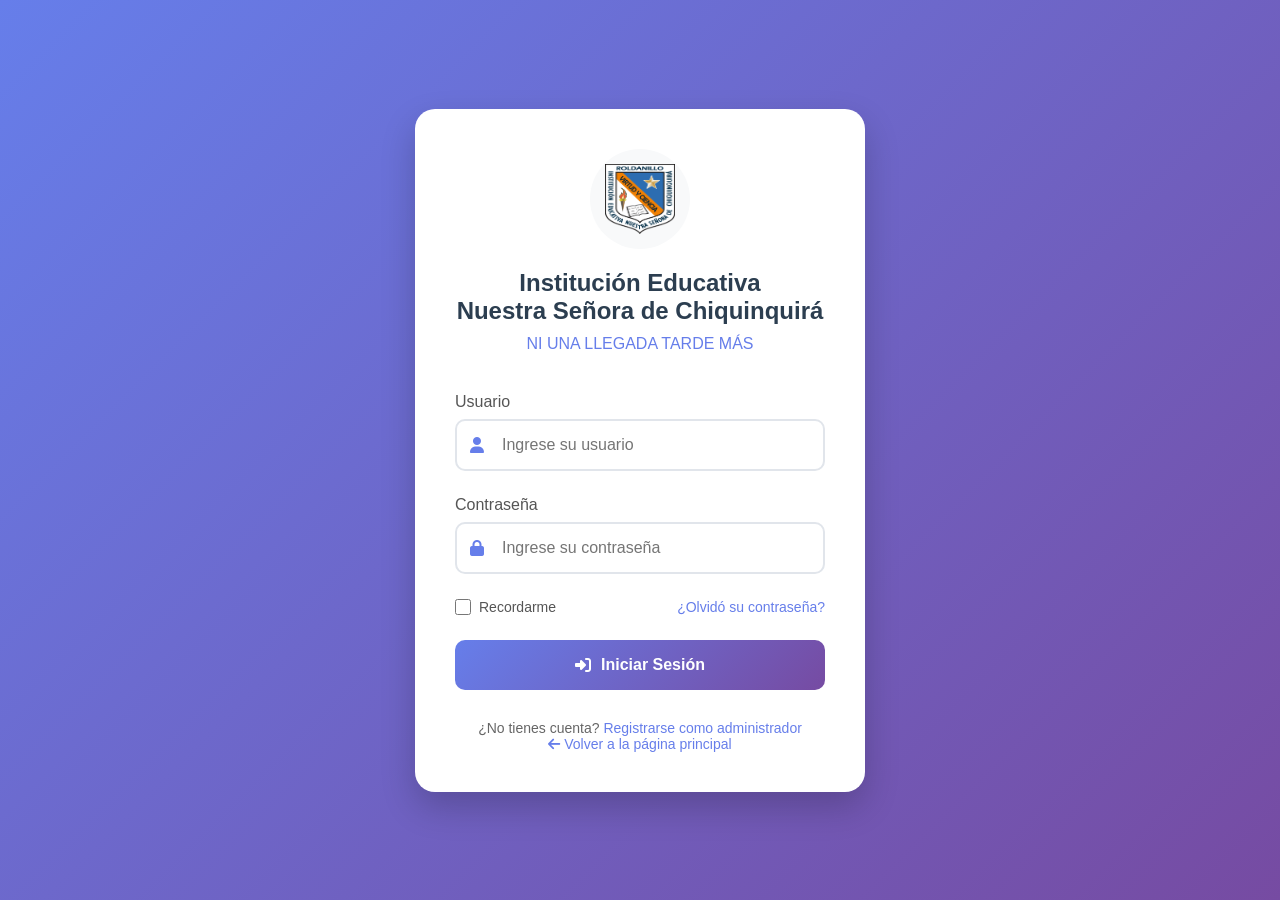
<file: frontend/login.html>
<!DOCTYPE html>
<html lang="es">
<head>
    <meta charset="UTF-8">
    <meta name="viewport" content="width=device-width, initial-scale=1.0">
    <title>Iniciar Sesión - Control de Asistencia</title>
    <link rel="stylesheet" href="css/style.css">
    <link rel="stylesheet" href="https://cdnjs.cloudflare.com/ajax/libs/font-awesome/6.4.0/css/all.min.css">
    <style>
        .login-full-container {
            min-height: 100vh;
            display: flex;
            align-items: center;
            justify-content: center;
            background: linear-gradient(135deg, #667eea 0%, #764ba2 100%);
            padding: 20px;
        }

        .login-box {
            background: white;
            border-radius: 20px;
            box-shadow: 0 15px 35px rgba(0, 0, 0, 0.2);
            width: 100%;
            max-width: 450px;
            padding: 40px;
        }

        .login-header {
            text-align: center;
            margin-bottom: 40px;
        }

        .login-logo {
            width: 100px;
            height: 100px;
            margin: 0 auto 20px;
            background: #f8f9fa;
            border-radius: 50%;
            padding: 15px;
            display: flex;
            align-items: center;
            justify-content: center;
        }

        .login-logo img {
            width: 70px;
            height: 70px;
        }

        .login-header h1 {
            color: #2c3e50;
            font-size: 24px;
            margin-bottom: 10px;
        }

        .login-header p {
            color: #667eea;
            font-size: 16px;
            font-weight: 500;
        }

        .form-group {
            margin-bottom: 25px;
        }

        .form-group label {
            display: block;
            margin-bottom: 8px;
            color: #555;
            font-weight: 500;
        }

        .input-with-icon {
            position: relative;
        }

        .input-with-icon i {
            position: absolute;
            left: 15px;
            top: 50%;
            transform: translateY(-50%);
            color: #667eea;
        }

        .input-with-icon input {
            width: 100%;
            padding: 15px 15px 15px 45px;
            border: 2px solid #e1e5eb;
            border-radius: 10px;
            font-size: 16px;
            transition: all 0.3s;
        }

        .input-with-icon input:focus {
            outline: none;
            border-color: #667eea;
            box-shadow: 0 0 0 3px rgba(102, 126, 234, 0.1);
        }

        .btn-login-full {
            width: 100%;
            padding: 16px;
            background: linear-gradient(135deg, #667eea 0%, #764ba2 100%);
            color: white;
            border: none;
            border-radius: 10px;
            font-size: 16px;
            font-weight: 600;
            cursor: pointer;
            transition: all 0.3s;
            display: flex;
            align-items: center;
            justify-content: center;
            gap: 10px;
        }

        .btn-login-full:hover {
            transform: translateY(-2px);
            box-shadow: 0 7px 20px rgba(102, 126, 234, 0.4);
        }

        .login-footer {
            margin-top: 30px;
            text-align: center;
            color: #666;
            font-size: 14px;
        }

        .login-footer a {
            color: #667eea;
            text-decoration: none;
            font-weight: 500;
        }

        .login-footer a:hover {
            text-decoration: underline;
        }

        .error-message {
            background: #fee;
            color: #c33;
            padding: 10px 15px;
            border-radius: 8px;
            margin-bottom: 20px;
            display: none;
        }

        .success-message {
            background: #dfd;
            color: #373;
            padding: 10px 15px;
            border-radius: 8px;
            margin-bottom: 20px;
            display: none;
        }

        .remember-forgot {
            display: flex;
            justify-content: space-between;
            align-items: center;
            margin-bottom: 25px;
        }

        .remember-me {
            display: flex;
            align-items: center;
            gap: 8px;
        }

        .remember-me input {
            width: 16px;
            height: 16px;
        }

        .remember-me label {
            color: #555;
            font-size: 14px;
            margin: 0;
        }

        .forgot-password {
            color: #667eea;
            text-decoration: none;
            font-size: 14px;
        }

        .forgot-password:hover {
            text-decoration: underline;
        }

        .credential-hint {
            background: #f0f5ff;
            border-left: 4px solid #667eea;
            padding: 15px;
            margin-bottom: 25px;
            border-radius: 0 8px 8px 0;
        }

        .credential-hint h4 {
            color: #2c3e50;
            margin-bottom: 10px;
            font-size: 14px;
        }

        .credential-hint ul {
            margin: 0;
            padding-left: 20px;
            color: #555;
            font-size: 13px;
        }

        .credential-hint li {
            margin-bottom: 5px;
        }

        /* Modal recuperar clave */
        .modal-overlay {
            display: none;
            position: fixed;
            top: 0;
            left: 0;
            width: 100%;
            height: 100%;
            background: rgba(0,0,0,0.5);
            z-index: 1000;
            align-items: center;
            justify-content: center;
            padding: 20px;
        }
        .modal-overlay.show {
            display: flex;
        }
        .modal-recuperar {
            background: white;
            border-radius: 16px;
            box-shadow: 0 20px 60px rgba(0,0,0,0.3);
            width: 100%;
            max-width: 420px;
            max-height: 90vh;
            overflow-y: auto;
        }
        .modal-recuperar .modal-header {
            padding: 24px 24px 16px;
            border-bottom: 1px solid #eee;
            display: flex;
            justify-content: space-between;
            align-items: center;
        }
        .modal-recuperar .modal-header h3 {
            margin: 0;
            color: #2c3e50;
            font-size: 20px;
        }
        .modal-recuperar .modal-close {
            background: none;
            border: none;
            font-size: 24px;
            cursor: pointer;
            color: #666;
            line-height: 1;
        }
        .modal-recuperar .modal-body {
            padding: 24px;
        }
        .modal-recuperar .step {
            display: none;
        }
        .modal-recuperar .step.active {
            display: block;
        }
        .modal-recuperar .codigo-mostrado {
            background: #f0f5ff;
            border: 2px dashed #667eea;
            border-radius: 10px;
            padding: 16px;
            text-align: center;
            margin: 16px 0;
            font-size: 24px;
            font-weight: 700;
            letter-spacing: 4px;
            color: #667eea;
        }
        .modal-recuperar .btn-modal {
            width: 100%;
            padding: 14px;
            border: none;
            border-radius: 10px;
            font-size: 16px;
            font-weight: 600;
            cursor: pointer;
            margin-top: 10px;
            display: flex;
            align-items: center;
            justify-content: center;
            gap: 8px;
        }
        .modal-recuperar .btn-primary-modal {
            background: linear-gradient(135deg, #667eea 0%, #764ba2 100%);
            color: white;
        }
        .modal-recuperar .btn-secondary-modal {
            background: #f0f0f0;
            color: #555;
        }

        @media (max-width: 480px) {
            .login-box {
                padding: 30px 20px;
            }
            
            .login-header h1 {
                font-size: 20px;
            }
        }
    </style>
</head>
<body>
    <div class="login-full-container">
        <div class="login-box">
            <div class="login-header">
                <div class="login-logo">
                    <img src="images/escudo.png" alt="Escudo del Colegio">
                </div>
                <h1>Institución Educativa<br>Nuestra Señora de Chiquinquirá</h1>
                <p>NI UNA LLEGADA TARDE MÁS</p>
            </div>

            <div class="error-message" id="errorMessage"></div>
            <div class="success-message" id="successMessage"></div>

            <form id="loginForm">
                <div class="form-group">
                    <label for="username">Usuario</label>
                    <div class="input-with-icon">
                        <i class="fas fa-user"></i>
                        <input type="text" id="username" name="username" placeholder="Ingrese su usuario" required>
                    </div>
                </div>

                <div class="form-group">
                    <label for="password">Contraseña</label>
                    <div class="input-with-icon">
                        <i class="fas fa-lock"></i>
                        <input type="password" id="password" name="password" placeholder="Ingrese su contraseña" required>
                    </div>
                </div>

                <div class="remember-forgot">
                    <div class="remember-me">
                        <input type="checkbox" id="rememberMe">
                        <label for="rememberMe">Recordarme</label>
                    </div>
                    <a href="#" class="forgot-password" onclick="abrirModalRecuperacion(); return false;">¿Olvidó su contraseña?</a>
                </div>

                <button type="submit" class="btn-login-full">
                    <i class="fas fa-sign-in-alt"></i> Iniciar Sesión
                </button>
            </form>

            <div class="login-footer">
                <p>¿No tienes cuenta? <a href="#" onclick="abrirRegistro(); return false;">Registrarse como administrador</a></p>
                <p><a href="index.html"><i class="fas fa-arrow-left"></i> Volver a la página principal</a></p>
            </div>
        </div>
    </div>

    <!-- Modal Recuperar contraseña -->
    <div class="modal-overlay" id="modalRecuperarOverlay" onclick="if(event.target===this) cerrarModalRecuperacion()">
        <div class="modal-recuperar" onclick="event.stopPropagation()">
            <div class="modal-header">
                <h3>Recuperar contraseña</h3>
                <button type="button" class="modal-close" onclick="cerrarModalRecuperacion()" aria-label="Cerrar">&times;</button>
            </div>
            <div class="modal-body">
                <div class="step active" id="step1Recuperar">
                    <p style="color:#555; margin-bottom:16px;">Ingrese su nombre de usuario. Se generará un código de un solo uso para crear una nueva contraseña.</p>
                    <div class="form-group">
                        <label for="recuperarUsername">Usuario</label>
                        <div class="input-with-icon">
                            <i class="fas fa-user"></i>
                            <input type="text" id="recuperarUsername" placeholder="Usuario">
                        </div>
                    </div>
                    <div class="error-message" id="recuperarError1" style="margin-bottom:12px;"></div>
                    <button type="button" class="btn-modal btn-primary-modal" id="btnSolicitarCodigo" onclick="solicitarCodigoRecuperacion()">
                        <i class="fas fa-key"></i> Generar código
                    </button>
                </div>
                <div class="step" id="step2Recuperar">
                    <p style="color:#555; margin-bottom:8px;">Revise el código enviado a su correo registrado y elija su nueva contraseña (mínimo 8 caracteres con mayúsculas, minúsculas, números y símbolos).</p>
                    <div class="form-group">
                        <label for="recuperarCodigo">Código</label>
                        <div class="input-with-icon">
                            <i class="fas fa-barcode"></i>
                            <input type="text" id="recuperarCodigo" placeholder="Código de 6 dígitos" maxlength="6" pattern="[0-9]*" inputmode="numeric">
                        </div>
                    </div>
                    <div class="form-group">
                        <label for="recuperarNuevaClave">Nueva contraseña</label>
                        <div class="input-with-icon">
                            <i class="fas fa-lock"></i>
                            <input type="password" id="recuperarNuevaClave" placeholder="Mínimo 6 caracteres">
                        </div>
                    </div>
                    <div class="form-group">
                        <label for="recuperarConfirmarClave">Confirmar contraseña</label>
                        <div class="input-with-icon">
                            <i class="fas fa-lock"></i>
                            <input type="password" id="recuperarConfirmarClave" placeholder="Repita la contraseña">
                        </div>
                    </div>
                    <div class="error-message" id="recuperarError2" style="margin-bottom:12px;"></div>
                    <button type="button" class="btn-modal btn-primary-modal" id="btnRestablecer" onclick="restablecerClaveRecuperacion()">
                        <i class="fas fa-check"></i> Crear nueva contraseña
                    </button>
                    <button type="button" class="btn-modal btn-secondary-modal" style="margin-top:8px;" onclick="volverStep1Recuperacion()">
                        <i class="fas fa-arrow-left"></i> Volver
                    </button>
                </div>
            </div>
        </div>
    </div>

    <!-- Modal Registro de Administrador -->
    <div class="modal-overlay" id="modalRegistroOverlay" onclick="if(event.target===this) cerrarRegistro()">
        <div class="modal-recuperar" onclick="event.stopPropagation()">
            <div class="modal-header">
                <h3>Registro de Administrador</h3>
                <button type="button" class="modal-close" onclick="cerrarRegistro()" aria-label="Cerrar">&times;</button>
            </div>
            <div class="modal-body">
                <p style="color:#555; margin-bottom:8px;font-size:14px;">
                    Complete sus datos para registrarse como coordinador(a) o rectora. Solo se permiten 2 coordinadores y 1 rectora en el sistema.
                </p>
                <div class="error-message" id="registroError" style="margin-bottom:12px;"></div>
                <div class="success-message" id="registroSuccess" style="margin-bottom:12px;"></div>

                <div class="form-group">
                    <label for="regPrimerNombre">Primer nombre</label>
                    <input type="text" id="regPrimerNombre" placeholder="Primer nombre">
                </div>
                <div class="form-group">
                    <label for="regSegundoNombre">Segundo nombre</label>
                    <input type="text" id="regSegundoNombre" placeholder="Segundo nombre (opcional)">
                </div>
                <div class="form-group">
                    <label for="regPrimerApellido">Primer apellido</label>
                    <input type="text" id="regPrimerApellido" placeholder="Primer apellido">
                </div>
                <div class="form-group">
                    <label for="regSegundoApellido">Segundo apellido</label>
                    <input type="text" id="regSegundoApellido" placeholder="Segundo apellido (opcional)">
                </div>
                <div class="form-group">
                    <label for="regDocumento">Número de documento</label>
                    <input type="text" id="regDocumento" placeholder="Documento de identidad">
                </div>
                <div class="form-group">
                    <label for="regCorreo">Correo electrónico (será su usuario)</label>
                    <input type="email" id="regCorreo" placeholder="correo@ejemplo.com">
                </div>
                <div class="form-group">
                    <label for="regCelular">Número de celular</label>
                    <input type="text" id="regCelular" placeholder="Número de celular">
                </div>
                <div class="form-group">
                    <label for="regRol">Rol</label>
                    <select id="regRol" onchange="onCambioRolRegistro()">
                        <option value="">Seleccione un rol</option>
                        <option value="COORDINADOR">Coordinador(a)</option>
                        <option value="RECTORA">Rectora</option>
                    </select>
                </div>
                <div class="form-group" id="grupoGrados" style="display:none;">
                    <label>Grados a cargo (solo para coordinador(a))</label>
                    <p style="font-size:12px;color:#666;margin-bottom:6px;">
                        Seleccione los grados que estarán a su cargo.
                    </p>
                    <div style="max-height:160px; overflow-y:auto; border:1px solid #e1e5eb; border-radius:8px; padding:8px; font-size:13px;">
                        <strong>Grados 6° a 8°</strong><br>
                        <label><input type="checkbox" class="chk-grado" value="6-1"> 6-1</label>
                        <label><input type="checkbox" class="chk-grado" value="6-2"> 6-2</label>
                        <label><input type="checkbox" class="chk-grado" value="6-3"> 6-3</label>
                        <label><input type="checkbox" class="chk-grado" value="6-4"> 6-4</label>
                        <label><input type="checkbox" class="chk-grado" value="6-5"> 6-5</label>
                        <br>
                        <label><input type="checkbox" class="chk-grado" value="7-1"> 7-1</label>
                        <label><input type="checkbox" class="chk-grado" value="7-2"> 7-2</label>
                        <label><input type="checkbox" class="chk-grado" value="7-3"> 7-3</label>
                        <label><input type="checkbox" class="chk-grado" value="7-4"> 7-4</label>
                        <label><input type="checkbox" class="chk-grado" value="7-5"> 7-5</label>
                        <br>
                        <label><input type="checkbox" class="chk-grado" value="8-1"> 8-1</label>
                        <label><input type="checkbox" class="chk-grado" value="8-2"> 8-2</label>
                        <label><input type="checkbox" class="chk-grado" value="8-3"> 8-3</label>
                        <label><input type="checkbox" class="chk-grado" value="8-4"> 8-4</label>
                        <label><input type="checkbox" class="chk-grado" value="8-5"> 8-5</label>
                        <br><br>
                        <strong>Grados 9° a 11°</strong><br>
                        <label><input type="checkbox" class="chk-grado" value="9-1"> 9-1</label>
                        <label><input type="checkbox" class="chk-grado" value="9-2"> 9-2</label>
                        <label><input type="checkbox" class="chk-grado" value="9-3"> 9-3</label>
                        <label><input type="checkbox" class="chk-grado" value="9-4"> 9-4</label>
                        <label><input type="checkbox" class="chk-grado" value="9-5"> 9-5</label>
                        <br>
                        <label><input type="checkbox" class="chk-grado" value="10-1"> 10-1</label>
                        <label><input type="checkbox" class="chk-grado" value="10-2"> 10-2</label>
                        <label><input type="checkbox" class="chk-grado" value="10-3"> 10-3</label>
                        <label><input type="checkbox" class="chk-grado" value="10-4"> 10-4</label>
                        <br>
                        <label><input type="checkbox" class="chk-grado" value="11-1"> 11-1</label>
                        <label><input type="checkbox" class="chk-grado" value="11-2"> 11-2</label>
                        <label><input type="checkbox" class="chk-grado" value="11-3"> 11-3</label>
                        <label><input type="checkbox" class="chk-grado" value="11-4"> 11-4</label>
                    </div>
                </div>
                <div class="form-group">
                    <label for="regPassword">Contraseña</label>
                    <input type="password" id="regPassword" placeholder="Mínimo 8 caracteres con mayúsculas, minúsculas, números y símbolos">
                </div>
                <div class="form-group">
                    <label for="regPassword2">Confirmar contraseña</label>
                    <input type="password" id="regPassword2" placeholder="Repita la contraseña">
                </div>

                <button type="button" class="btn-modal btn-primary-modal" onclick="enviarRegistroAdmin()">
                    <i class="fas fa-user-plus"></i> Registrarme
                </button>
            </div>
        </div>
    </div>

    <script>
        const API_URL = 'http://localhost:8000';

        // Cargar credenciales guardadas si existen
        document.addEventListener('DOMContentLoaded', function() {
            const savedUsername = localStorage.getItem('savedUsername');
            const rememberMe = localStorage.getItem('rememberMe') === 'true';
            
            if (rememberMe && savedUsername) {
                document.getElementById('username').value = savedUsername;
                document.getElementById('rememberMe').checked = true;
            }
        });

        // Manejar login
        document.getElementById('loginForm').addEventListener('submit', async function(event) {
            event.preventDefault();
            
            const username = document.getElementById('username').value;
            const password = document.getElementById('password').value;
            const rememberMe = document.getElementById('rememberMe').checked;
            
            // Mostrar carga
            const submitBtn = event.target.querySelector('button[type="submit"]');
            const originalText = submitBtn.innerHTML;
            submitBtn.innerHTML = '<i class="fas fa-spinner fa-spin"></i> Verificando...';
            submitBtn.disabled = true;
            
            try {
                const response = await fetch(`${API_URL}/api/login`, {
                    method: 'POST',
                    headers: {
                        'Content-Type': 'application/json',
                    },
                    body: JSON.stringify({ username, password })
                });
                
                if (response.ok) {
                    const data = await response.json();
                    
                    // Guardar en localStorage si "Recordarme" está activado
                    if (rememberMe) {
                        localStorage.setItem('savedUsername', username);
                        localStorage.setItem('rememberMe', 'true');
                    } else {
                        localStorage.removeItem('savedUsername');
                        localStorage.removeItem('rememberMe');
                    }
                    
                    // Guardar información de administrador
                    localStorage.setItem('admin', JSON.stringify(data.admin));
                    
                    // Mostrar mensaje de éxito
                    document.getElementById('successMessage').textContent = '¡Inicio de sesión exitoso! Redirigiendo...';
                    document.getElementById('successMessage').style.display = 'block';
                    document.getElementById('errorMessage').style.display = 'none';
                    
                    // Redirigir al dashboard después de 1 segundo
                    setTimeout(() => {
                        window.location.href = 'dashboard.html';
                    }, 1000);
                    
                } else {
                    let msg = 'Usuario o contraseña incorrectos';
                    try {
                        const error = await response.json();
                        msg = (typeof error.detail === 'string' ? error.detail : error.detail?.[0]?.msg || JSON.stringify(error.detail)) || msg;
                    } catch (_) {}
                    document.getElementById('errorMessage').textContent = msg;
                    document.getElementById('errorMessage').style.display = 'block';
                    document.getElementById('successMessage').style.display = 'none';
                }
            } catch (error) {
                console.error('Error:', error);
                document.getElementById('errorMessage').textContent = 'No se pudo conectar con el servidor. Compruebe que el backend esté en ejecución en http://localhost:8000 (abra esa URL o /docs en el navegador para verificarlo).';
                document.getElementById('errorMessage').style.display = 'block';
                document.getElementById('successMessage').style.display = 'none';
            } finally {
                // Restaurar botón
                submitBtn.innerHTML = originalText;
                submitBtn.disabled = false;
            }
        });

        function abrirModalRecuperacion() {
            document.getElementById('modalRecuperarOverlay').classList.add('show');
            document.getElementById('recuperarUsername').value = document.getElementById('username').value || '';
            document.getElementById('recuperarError1').style.display = 'none';
            document.getElementById('recuperarError2').style.display = 'none';
            document.getElementById('step1Recuperar').classList.add('active');
            document.getElementById('step2Recuperar').classList.remove('active');
        }

        function cerrarModalRecuperacion() {
            document.getElementById('modalRecuperarOverlay').classList.remove('show');
        }

        function volverStep1Recuperacion() {
            document.getElementById('step1Recuperar').classList.add('active');
            document.getElementById('step2Recuperar').classList.remove('active');
            document.getElementById('recuperarError2').style.display = 'none';
        }

        async function solicitarCodigoRecuperacion() {
            const username = document.getElementById('recuperarUsername').value.trim();
            const errEl = document.getElementById('recuperarError1');
            const btn = document.getElementById('btnSolicitarCodigo');
            errEl.style.display = 'none';
            if (!username) {
                errEl.textContent = 'Ingrese su usuario';
                errEl.style.display = 'block';
                return;
            }
            const originalHtml = btn.innerHTML;
            btn.innerHTML = '<i class="fas fa-spinner fa-spin"></i> Generando...';
            btn.disabled = true;
            try {
                const response = await fetch(`${API_URL}/api/olvide-clave/solicitar`, {
                    method: 'POST',
                    mode: 'cors',
                    credentials: 'omit',
                    headers: { 'Content-Type': 'application/json' },
                    body: JSON.stringify({ username })
                });
                const data = await response.json().catch(() => ({}));
                if (response.ok && data.success) {
                    document.getElementById('recuperarCodigo').value = '';
                    document.getElementById('recuperarNuevaClave').value = '';
                    document.getElementById('recuperarConfirmarClave').value = '';
                    document.getElementById('step1Recuperar').classList.remove('active');
                    document.getElementById('step2Recuperar').classList.add('active');
                } else {
                    errEl.textContent = data.detail || 'Error al generar el código';
                    errEl.style.display = 'block';
                }
            } catch (e) {
                errEl.textContent = 'No se pudo conectar con el servidor.';
                errEl.style.display = 'block';
            } finally {
                btn.innerHTML = originalHtml;
                btn.disabled = false;
            }
        }

        async function restablecerClaveRecuperacion() {
            const username = document.getElementById('recuperarUsername').value.trim();
            const codigo = document.getElementById('recuperarCodigo').value.trim();
            const nuevaClave = document.getElementById('recuperarNuevaClave').value;
            const confirmarClave = document.getElementById('recuperarConfirmarClave').value;
            const errEl = document.getElementById('recuperarError2');
            const btn = document.getElementById('btnRestablecer');
            errEl.style.display = 'none';
            if (!codigo || codigo.length !== 6) {
                errEl.textContent = 'Ingrese el código de 6 dígitos';
                errEl.style.display = 'block';
                return;
            }
            if (nuevaClave.length < 8) {
                errEl.textContent = 'La contraseña debe tener al menos 8 caracteres';
                errEl.style.display = 'block';
                return;
            }
            const tieneMayus = /[A-Z]/.test(nuevaClave);
            const tieneMinus = /[a-z]/.test(nuevaClave);
            const tieneNum = /[0-9]/.test(nuevaClave);
            const tieneSimbolo = /[^A-Za-z0-9]/.test(nuevaClave);
            if (!tieneMayus || !tieneMinus || !tieneNum || !tieneSimbolo) {
                errEl.textContent = 'La contraseña debe incluir mayúsculas, minúsculas, números y símbolos';
                errEl.style.display = 'block';
                return;
            }
            if (nuevaClave !== confirmarClave) {
                errEl.textContent = 'Las contraseñas no coinciden';
                errEl.style.display = 'block';
                return;
            }
            const originalHtml = btn.innerHTML;
            btn.innerHTML = '<i class="fas fa-spinner fa-spin"></i> Actualizando...';
            btn.disabled = true;
            try {
                const response = await fetch(`${API_URL}/api/olvide-clave/restablecer`, {
                    method: 'POST',
                    mode: 'cors',
                    credentials: 'omit',
                    headers: { 'Content-Type': 'application/json' },
                    body: JSON.stringify({ username, codigo, nueva_clave: nuevaClave })
                });
                const data = await response.json().catch(() => ({}));
                if (response.ok && data.success) {
                    cerrarModalRecuperacion();
                    document.getElementById('successMessage').textContent = data.mensaje || 'Contraseña actualizada. Inicie sesión con su nueva contraseña.';
                    document.getElementById('successMessage').style.display = 'block';
                    document.getElementById('errorMessage').style.display = 'none';
                    document.getElementById('password').value = '';
                } else {
                    errEl.textContent = data.detail || 'Error al restablecer la contraseña';
                    errEl.style.display = 'block';
                }
            } catch (e) {
                errEl.textContent = 'No se pudo conectar con el servidor.';
                errEl.style.display = 'block';
            } finally {
                btn.innerHTML = originalHtml;
                btn.disabled = false;
            }
        }

        function mostrarRegistro() {
            abrirRegistro();
        }

        // Función para mostrar/ocultar contraseña
        function togglePassword() {
            const passwordInput = document.getElementById('password');
            const toggleIcon = document.getElementById('togglePasswordIcon');
            
            if (passwordInput.type === 'password') {
                passwordInput.type = 'text';
                toggleIcon.className = 'fas fa-eye-slash';
            } else {
                passwordInput.type = 'password';
                toggleIcon.className = 'fas fa-eye';
            }
        }
        
        function abrirRegistro() {
            document.getElementById('registroError').style.display = 'none';
            document.getElementById('registroSuccess').style.display = 'none';
            document.getElementById('modalRegistroOverlay').classList.add('show');
        }

        function cerrarRegistro() {
            document.getElementById('modalRegistroOverlay').classList.remove('show');
        }

        function onCambioRolRegistro() {
            const rol = document.getElementById('regRol').value;
            const grupoGrados = document.getElementById('grupoGrados');
            if (rol === 'COORDINADOR') {
                grupoGrados.style.display = 'block';
            } else {
                grupoGrados.style.display = 'none';
            }
        }

        async function enviarRegistroAdmin() {
            const errEl = document.getElementById('registroError');
            const okEl = document.getElementById('registroSuccess');
            errEl.style.display = 'none';
            okEl.style.display = 'none';

            const primerNombre = document.getElementById('regPrimerNombre').value.trim();
            const segundoNombre = document.getElementById('regSegundoNombre').value.trim();
            const primerApellido = document.getElementById('regPrimerApellido').value.trim();
            const segundoApellido = document.getElementById('regSegundoApellido').value.trim();
            const documento = document.getElementById('regDocumento').value.trim();
            const correo = document.getElementById('regCorreo').value.trim();
            const celular = document.getElementById('regCelular').value.trim();
            const rol = document.getElementById('regRol').value;
            const password = document.getElementById('regPassword').value;
            const password2 = document.getElementById('regPassword2').value;

            if (!primerNombre || !primerApellido || !documento || !correo || !celular || !rol) {
                errEl.textContent = 'Complete todos los campos obligatorios.';
                errEl.style.display = 'block';
                return;
            }

            if (password !== password2) {
                errEl.textContent = 'Las contraseñas no coinciden.';
                errEl.style.display = 'block';
                return;
            }

            if (password.length < 8) {
                errEl.textContent = 'La contraseña debe tener al menos 8 caracteres.';
                errEl.style.display = 'block';
                return;
            }
            const tieneMayus = /[A-Z]/.test(password);
            const tieneMinus = /[a-z]/.test(password);
            const tieneNum = /[0-9]/.test(password);
            const tieneSimbolo = /[^A-Za-z0-9]/.test(password);
            if (!tieneMayus || !tieneMinus || !tieneNum || !tieneSimbolo) {
                errEl.textContent = 'La contraseña debe incluir mayúsculas, minúsculas, números y símbolos.';
                errEl.style.display = 'block';
                return;
            }

            let grados = [];
            if (rol === 'COORDINADOR') {
                const checks = document.querySelectorAll('.chk-grado:checked');
                checks.forEach(chk => grados.push(chk.value));
                if (grados.length === 0) {
                    errEl.textContent = 'Seleccione al menos un grado a cargo.';
                    errEl.style.display = 'block';
                    return;
                }
            }

            const btns = document.querySelectorAll('#modalRegistroOverlay .btn-primary-modal');
            const btn = btns[0];
            const originalHtml = btn.innerHTML;
            btn.innerHTML = '<i class="fas fa-spinner fa-spin"></i> Registrando...';
            btn.disabled = true;

            try {
                const response = await fetch(`${API_URL}/api/admins/registrar`, {
                    method: 'POST',
                    headers: { 'Content-Type': 'application/json' },
                    body: JSON.stringify({
                        primer_nombre: primerNombre,
                        segundo_nombre: segundoNombre || null,
                        primer_apellido: primerApellido,
                        segundo_apellido: segundoApellido || null,
                        numero_documento: documento,
                        correo: correo,
                        celular: celular,
                        rol: rol,
                        grados: grados,
                        password: password
                    })
                });
                const data = await response.json().catch(() => ({}));
                if (response.ok && data.success) {
                    okEl.textContent = data.mensaje || 'Registro exitoso. Ya puede iniciar sesión.';
                    okEl.style.display = 'block';
                    errEl.style.display = 'none';
                } else {
                    errEl.textContent = data.detail || 'No se pudo completar el registro.';
                    errEl.style.display = 'block';
                }
            } catch (e) {
                const detalle = (e && e.message) ? e.message : '';
                errEl.textContent =
                    'No se pudo conectar con el servidor en ' + API_URL + '. ' +
                    (detalle ? '(' + detalle + ') ' : '') +
                    'Deje uvicorn en ejecución (puerto 8000) y abra esta página con un servidor local (por ejemplo Live Server), no como archivo file://.';
                errEl.style.display = 'block';
            } finally {
                btn.innerHTML = originalHtml;
                btn.disabled = false;
            }
        }
    </script>
</body>
</html>
</file>
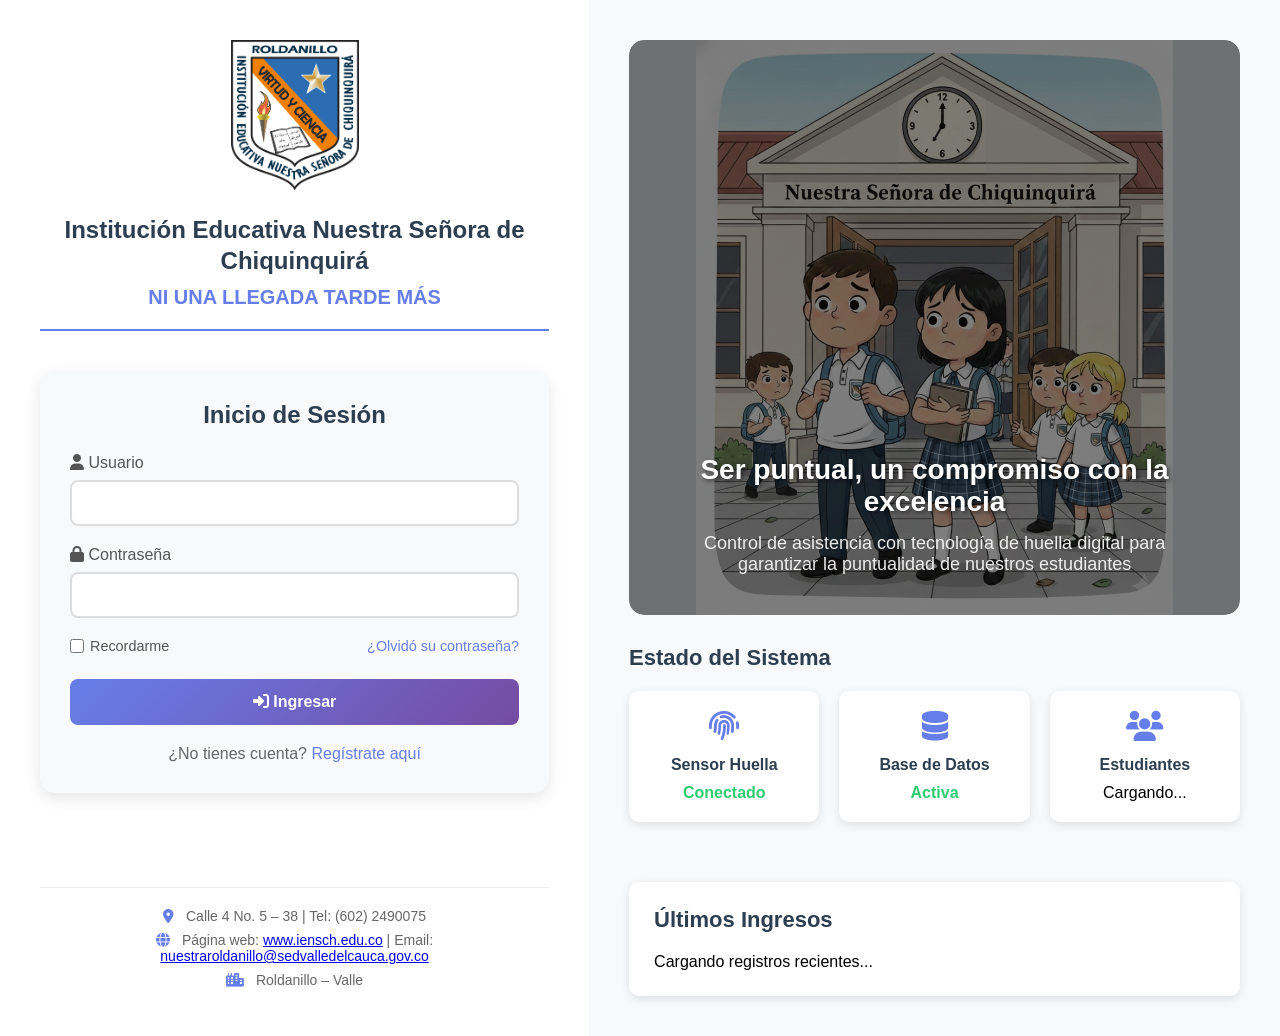
<file: frontend/reportes.html>
<!DOCTYPE html>
<html lang="es">
<head>
    <meta charset="UTF-8">
    <meta name="viewport" content="width=device-width, initial-scale=1.0">
    <title>Reportes - Control de Asistencia</title>
    <link rel="stylesheet" href="css/style.css">
    <link rel="stylesheet" href="https://cdnjs.cloudflare.com/ajax/libs/font-awesome/6.4.0/css/all.min.css">
    <style>
        .reportes-wrap { padding: 20px; }
        .panel { background: #fff; border-radius: 12px; padding: 20px; margin-bottom: 20px; box-shadow: 0 3px 10px rgba(0,0,0,.08); }
        .panel h2 { margin: 0 0 14px; color: #2c3e50; }
        .filtros { display: flex; gap: 12px; flex-wrap: wrap; align-items: end; }
        .filtros .group { min-width: 180px; flex: 1; }
        .filtros label { display: block; font-weight: 600; margin-bottom: 6px; }
        .filtros input, .filtros select { width: 100%; padding: 10px; border-radius: 8px; border: 1px solid #ccc; }
        .btn { border: none; border-radius: 8px; padding: 10px 14px; cursor: pointer; }
        .btn-filtrar { background: #667eea; color: #fff; }
        .btn-pdf { background: #28a745; color: #fff; }
        .btn:disabled { opacity: .6; cursor: not-allowed; }
        table { width: 100%; border-collapse: collapse; }
        th, td { border-bottom: 1px solid #eee; padding: 10px; text-align: left; }
        th { background: #f7f8fb; }
        .chip-tarde { display: inline-block; background: #f8d7da; color: #721c24; border-radius: 12px; padding: 4px 8px; font-size: 12px; font-weight: 600; }
    </style>
</head>
<body>
    <div class="dashboard-container">
        <div class="sidebar">
            <div class="sidebar-header">
                <img src="images/escudo.png" alt="Escudo" class="sidebar-logo">
                <h2>Institución Educativa Nuestra Señora de Chiquinquirá</h2>
                <p>Control de Asistencia</p>
                <p>Llegadas tarde</p>
            </div>
            <nav class="sidebar-menu">
                <a href="dashboard.html"><i class="fas fa-tachometer-alt"></i> Dashboard</a>
                <a href="estudiante.html"><i class="fas fa-users"></i> Estudiantes</a>
                <a href="historial.html"><i class="fas fa-history"></i> Historial</a>
                <a href="reportes.html" class="active"><i class="fas fa-chart-bar"></i> Reportes</a>
                <a href="configuracion.html"><i class="fas fa-cog"></i> Configuración</a>
            </nav>
            <div class="sidebar-footer">
                <button class="btn-logout" onclick="cerrarSesion()">
                    <i class="fas fa-sign-out-alt"></i> Cerrar Sesión
                </button>
            </div>
        </div>
        <div class="main-content reportes-wrap">
            <div class="panel">
                <h2>Reportes de Llegadas Tarde</h2>
                <div class="filtros">
                    <div class="group">
                        <label for="fechaInicio">Fecha inicio</label>
                        <input type="date" id="fechaInicio">
                    </div>
                    <div class="group">
                        <label for="fechaFin">Fecha fin</label>
                        <input type="date" id="fechaFin">
                    </div>
                    <div class="group">
                        <label for="estudianteSelect">Estudiante</label>
                        <select id="estudianteSelect">
                            <option value="">Todos los estudiantes</option>
                        </select>
                    </div>
                    <button class="btn btn-filtrar" id="btnFiltrar">
                        <i class="fas fa-filter"></i> Filtrar
                    </button>
                </div>
            </div>
            <div class="panel">
                <h2 id="tituloSeleccion">Selecciona un estudiante para generar reporte PDF</h2>
                <button class="btn btn-pdf" id="btnGenerarReporte" disabled>
                    <i class="fas fa-file-pdf"></i> Generar reporte PDF (llegadas tarde)
                </button>
            </div>
            <div class="panel">
                <h2>Historial filtrado de llegadas tarde</h2>
                <div class="table-container">
                    <table>
                        <thead>
                            <tr>
                                <th>Fecha</th>
                                <th>Hora</th>
                                <th>Estudiante</th>
                                <th>Grado</th>
                                <th>Día</th>
                                <th>Tipo</th>
                            </tr>
                        </thead>
                        <tbody id="tablaReportesBody">
                            <tr><td colspan="6">Cargando...</td></tr>
                        </tbody>
                    </table>
                </div>
            </div>
        </div>
    </div>
    <script src="js/reportes.js?v=20260426c"></script>
</body>
</html>
</file>
<file: frontend/css/style.css>
* {
    margin: 0;
    padding: 0;
    box-sizing: border-box;
}

body {
    font-family: 'Segoe UI', Tahoma, Geneva, Verdana, sans-serif;
    background: linear-gradient(135deg, #667eea 0%, #764ba2 100%);
    min-height: 100vh;
}

/*
 * Ajuste del banner derecho en index.html (login): imagen del colegio.
 * Cambie solo los valores de abajo si quiere otra escala o altura.
 */
:root {
    /* Tamaño de la foto en el banner (login): ancho relativo al recuadro. Menor = imagen más pequeña. */
    --login-hero-img-width: 78%;
    /* Altura mínima del bloque gris con la imagen */
    --login-hero-min-height: 280px;
    /* Color alrededor de la imagen cuando no llena todo el bloque */
    --login-hero-canvas: #dee2e6;
}

.container {
    display: flex;
    min-height: 100vh;
    max-width: 1400px;
    margin: 0 auto;
    box-shadow: 0 0 50px rgba(0, 0, 0, 0.3);
}

.left-panel {
    flex: 1;
    background: white;
    padding: 40px;
    display: flex;
    flex-direction: column;
}

.right-panel {
    flex: 1.2;
    background: #f8f9fa;
    padding: 40px;
    display: flex;
    flex-direction: column;
    gap: 30px;
}

.logo-container {
    text-align: center;
    margin-bottom: 20px;
}

.logo {
    width: 150px;
    height: 150px;
    object-fit: contain;
}

.institution-info {
    text-align: center;
    margin-bottom: 40px;
    padding-bottom: 20px;
    border-bottom: 2px solid #667eea;
}

.institution-info h1 {
    color: #2c3e50;
    font-size: 24px;
    margin-bottom: 10px;
    line-height: 1.3;
}

.institution-info h2 {
    color: #667eea;
    font-size: 20px;
    font-weight: 600;
}

.login-form {
    background: #f8f9fa;
    padding: 30px;
    border-radius: 15px;
    box-shadow: 0 5px 15px rgba(0, 0, 0, 0.1);
    margin-bottom: 40px;
}

.login-form h3 {
    color: #2c3e50;
    margin-bottom: 25px;
    text-align: center;
    font-size: 24px;
}

.form-group {
    margin-bottom: 20px;
}

.form-group label {
    display: block;
    color: #555;
    margin-bottom: 8px;
    font-weight: 500;
}

.form-group input {
    width: 100%;
    padding: 12px 15px;
    border: 2px solid #ddd;
    border-radius: 8px;
    font-size: 16px;
    transition: border-color 0.3s;
}

.form-group input:focus {
    outline: none;
    border-color: #667eea;
}

.btn-login {
    width: 100%;
    padding: 14px;
    background: linear-gradient(135deg, #667eea 0%, #764ba2 100%);
    color: white;
    border: none;
    border-radius: 8px;
    font-size: 16px;
    font-weight: 600;
    cursor: pointer;
    transition: transform 0.3s, box-shadow 0.3s;
    margin-top: 10px;
}

.btn-login:hover {
    transform: translateY(-2px);
    box-shadow: 0 5px 15px rgba(102, 126, 234, 0.4);
}

.register-link {
    text-align: center;
    margin-top: 20px;
    color: #666;
}

.register-link a {
    color: #667eea;
    text-decoration: none;
    font-weight: 500;
}

.register-link a:hover {
    text-decoration: underline;
}

.footer {
    margin-top: auto;
    padding-top: 20px;
    border-top: 1px solid #eee;
    text-align: center;
    color: #666;
    font-size: 14px;
}

.footer p {
    margin-bottom: 8px;
}

.footer i {
    margin-right: 8px;
    color: #667eea;
}

.hero-image {
    position: relative;
    flex: 1;
    min-height: var(--login-hero-min-height);
    background-color: var(--login-hero-canvas);
    border-radius: 15px;
    overflow: hidden;
    display: flex;
    flex-direction: column;
}

/* Una sola celda: imagen + velo + texto encima (sin flex en fila que separe foto y texto) */
.hero-image__stack {
    flex: 1;
    display: grid;
    grid-template-columns: 1fr;
    grid-template-rows: 1fr;
    min-height: var(--login-hero-min-height);
    width: 100%;
}

.hero-image__stack > .hero-image__photo,
.hero-image__stack > .hero-image__shade,
.hero-image__stack > .image-overlay {
    grid-area: 1 / 1;
}

/* Foto: tamaño con --login-hero-img-width en :root */
.hero-image__photo {
    width: var(--login-hero-img-width);
    max-width: 100%;
    height: auto;
    object-fit: contain;
    place-self: center;
    z-index: 0;
    pointer-events: none;
}

.hero-image__shade {
    align-self: stretch;
    justify-self: stretch;
    min-height: 100%;
    background: rgba(0, 0, 0, 0.5);
    border-radius: 15px;
    z-index: 1;
}

.image-overlay {
    align-self: stretch;
    justify-self: stretch;
    z-index: 2;
    display: flex;
    flex-direction: column;
    align-items: center;
    justify-content: center;
    text-align: center;
    color: white;
    padding: 40px;
    box-sizing: border-box;
    min-height: 0;
}

.image-overlay h3 {
    font-size: 28px;
    margin-bottom: 15px;
    text-shadow: 2px 2px 4px rgba(0, 0, 0, 0.5);
}

.image-overlay p {
    font-size: 18px;
    opacity: 0.9;
}

.system-status h3, .recent-entries h3 {
    color: #2c3e50;
    margin-bottom: 20px;
    font-size: 22px;
}

.status-cards {
    display: grid;
    grid-template-columns: repeat(3, 1fr);
    gap: 20px;
    margin-bottom: 30px;
}

.status-card {
    background: white;
    padding: 20px;
    border-radius: 10px;
    text-align: center;
    box-shadow: 0 3px 10px rgba(0, 0, 0, 0.1);
    transition: transform 0.3s;
}

.status-card:hover {
    transform: translateY(-5px);
}

.status-card i {
    font-size: 30px;
    color: #667eea;
    margin-bottom: 15px;
}

.status-card h4 {
    color: #2c3e50;
    margin-bottom: 10px;
}

.status-online {
    color: #2ecc71;
    font-weight: 600;
}

.status-offline {
    color: #e74c3c;
    font-weight: 600;
}

.recent-entries {
    background: white;
    padding: 25px;
    border-radius: 10px;
    box-shadow: 0 3px 10px rgba(0, 0, 0, 0.1);
}

#recentEntries {
    max-height: 200px;
    overflow-y: auto;
}

.entry-item {
    padding: 10px 15px;
    border-bottom: 1px solid #eee;
    display: flex;
    justify-content: space-between;
    align-items: center;
}

.entry-item:last-child {
    border-bottom: none;
}

.entry-time {
    font-weight: 600;
    color: #2c3e50;
}

.entry-name {
    color: #666;
}

.entry-status {
    padding: 4px 12px;
    border-radius: 20px;
    font-size: 12px;
    font-weight: 600;
}

.status-puntual {
    background: #d4edda;
    color: #155724;
}

.status-tarde {
    background: #f8d7da;
    color: #721c24;
}

@media (max-width: 1024px) {
    .container {
        flex-direction: column;
    }
    
    .status-cards {
        grid-template-columns: repeat(2, 1fr);
    }
}

@media (max-width: 768px) {
    .status-cards {
        grid-template-columns: 1fr;
    }
    
    .left-panel, .right-panel {
        padding: 20px;
    }
}
/* Dashboard Styles */
.dashboard-container {
    display: flex;
    min-height: 100vh;
    background: #f5f7fb;
}

.sidebar {
    width: 250px;
    background: linear-gradient(180deg, #667eea 0%, #764ba2 100%);
    color: white;
    display: flex;
    flex-direction: column;
}

.sidebar-header {
    padding: 30px 20px;
    text-align: center;
    border-bottom: 1px solid rgba(255, 255, 255, 0.1);
}

.sidebar-logo {
    width: 80px;
    height: 80px;
    margin-bottom: 15px;
    background: white;
    border-radius: 50%;
    padding: 10px;
}

.sidebar-header h2 {
    font-size: 18px;
    margin-bottom: 5px;
}

.sidebar-header p {
    font-size: 12px;
    opacity: 0.8;
}

.sidebar-menu {
    flex: 1;
    padding: 20px 0;
}

.sidebar-menu a {
    display: block;
    padding: 15px 25px;
    color: white;
    text-decoration: none;
    transition: all 0.3s;
    border-left: 4px solid transparent;
}

.sidebar-menu a:hover,
.sidebar-menu a.active {
    background: rgba(255, 255, 255, 0.1);
    border-left-color: white;
}

.sidebar-menu i {
    margin-right: 10px;
    width: 20px;
    text-align: center;
}

.sidebar-footer {
    padding: 20px;
    border-top: 1px solid rgba(255, 255, 255, 0.1);
}

.btn-logout {
    width: 100%;
    padding: 12px;
    background: rgba(255, 255, 255, 0.2);
    color: white;
    border: 1px solid rgba(255, 255, 255, 0.3);
    border-radius: 8px;
    cursor: pointer;
    transition: all 0.3s;
    display: flex;
    align-items: center;
    justify-content: center;
    gap: 8px;
}

.btn-logout:hover {
    background: rgba(255, 255, 255, 0.3);
}

.main-content {
    flex: 1;
    padding: 20px;
    overflow-y: auto;
}

.main-header {
    background: white;
    padding: 25px 30px;
    border-radius: 15px;
    margin-bottom: 30px;
    display: flex;
    justify-content: space-between;
    align-items: center;
    box-shadow: 0 3px 10px rgba(0, 0, 0, 0.1);
}

.header-left h1 {
    color: #2c3e50;
    margin-bottom: 5px;
    font-size: 28px;
}

.header-left p {
    color: #667eea;
    font-weight: 500;
}

.date-time {
    text-align: right;
}

#currentDate {
    display: block;
    color: #666;
    font-size: 14px;
}

#currentTime {
    display: block;
    color: #2c3e50;
    font-size: 18px;
    font-weight: 600;
}

.stats-cards {
    display: grid;
    grid-template-columns: repeat(auto-fit, minmax(200px, 1fr));
    gap: 20px;
    margin-bottom: 30px;
}

.stat-card {
    background: white;
    padding: 25px;
    border-radius: 15px;
    display: flex;
    align-items: center;
    gap: 20px;
    box-shadow: 0 3px 10px rgba(0, 0, 0, 0.1);
    transition: transform 0.3s;
}

.stat-card:hover {
    transform: translateY(-5px);
}

.stat-icon {
    width: 60px;
    height: 60px;
    background: linear-gradient(135deg, #667eea 0%, #764ba2 100%);
    border-radius: 12px;
    display: flex;
    align-items: center;
    justify-content: center;
}

.stat-icon i {
    font-size: 24px;
    color: white;
}

.stat-info h3 {
    font-size: 28px;
    color: #2c3e50;
    margin-bottom: 5px;
}

.stat-info p {
    color: #666;
    font-size: 14px;
}

.filter-section {
    background: white;
    padding: 25px 30px;
    border-radius: 15px;
    margin-bottom: 30px;
    box-shadow: 0 3px 10px rgba(0, 0, 0, 0.1);
}

.filter-section h2 {
    color: #2c3e50;
    margin-bottom: 20px;
    font-size: 22px;
}

.filter-controls {
    display: flex;
    gap: 20px;
    align-items: flex-end;
    flex-wrap: wrap;
}

.filter-group {
    flex: 1;
    min-width: 200px;
}

.filter-group label {
    display: block;
    color: #555;
    margin-bottom: 8px;
    font-weight: 500;
}

.date-picker {
    width: 100%;
    padding: 12px 15px;
    border: 2px solid #ddd;
    border-radius: 8px;
    font-size: 16px;
}

.btn-filter, .btn-reset {
    padding: 12px 25px;
    border: none;
    border-radius: 8px;
    font-size: 16px;
    font-weight: 500;
    cursor: pointer;
    display: flex;
    align-items: center;
    gap: 8px;
    transition: all 0.3s;
}

.btn-filter {
    background: linear-gradient(135deg, #667eea 0%, #764ba2 100%);
    color: white;
}

.btn-reset {
    background: #f8f9fa;
    color: #666;
    border: 2px solid #ddd;
}

.btn-filter:hover, .btn-reset:hover {
    transform: translateY(-2px);
    box-shadow: 0 5px 15px rgba(0, 0, 0, 0.1);
}

.registros-table {
    background: white;
    padding: 25px 30px;
    border-radius: 15px;
    margin-bottom: 30px;
    box-shadow: 0 3px 10px rgba(0, 0, 0, 0.1);
}

.registros-table h2 {
    color: #2c3e50;
    margin-bottom: 20px;
    font-size: 22px;
}

.table-container {
    overflow-x: auto;
}

table {
    width: 100%;
    border-collapse: collapse;
}

thead {
    background: #f8f9fa;
}

th {
    padding: 15px;
    text-align: left;
    color: #2c3e50;
    font-weight: 600;
    border-bottom: 2px solid #eee;
}

td {
    padding: 15px;
    border-bottom: 1px solid #eee;
    color: #555;
}

.tipo-indicator {
    padding: 5px 12px;
    border-radius: 20px;
    font-size: 12px;
    font-weight: 600;
}

.tipo-puntual {
    background: #d4edda;
    color: #155724;
}

.tipo-tarde {
    background: #f8d7da;
    color: #721c24;
}

.no-data {
    text-align: center;
    color: #999;
    font-style: italic;
    padding: 40px !important;
}

.sensor-section {
    background: white;
    padding: 25px 30px;
    border-radius: 15px;
    box-shadow: 0 3px 10px rgba(0, 0, 0, 0.1);
}

.sensor-section h2 {
    color: #2c3e50;
    margin-bottom: 20px;
    font-size: 22px;
}

.sensor-status {
    display: flex;
    align-items: center;
    gap: 30px;
    flex-wrap: wrap;
}

.sensor-indicator {
    display: flex;
    align-items: center;
    gap: 15px;
}

.led {
    width: 20px;
    height: 20px;
    border-radius: 50%;
    animation: pulse 2s infinite;
}

.led-green {
    background: #2ecc71;
    box-shadow: 0 0 10px #2ecc71;
}

@keyframes pulse {
    0% { opacity: 1; }
    50% { opacity: 0.5; }
    100% { opacity: 1; }
}

.sensor-info p {
    margin-bottom: 10px;
    color: #555;
}

.sensor-info strong {
    color: #2c3e50;
}
</file>
